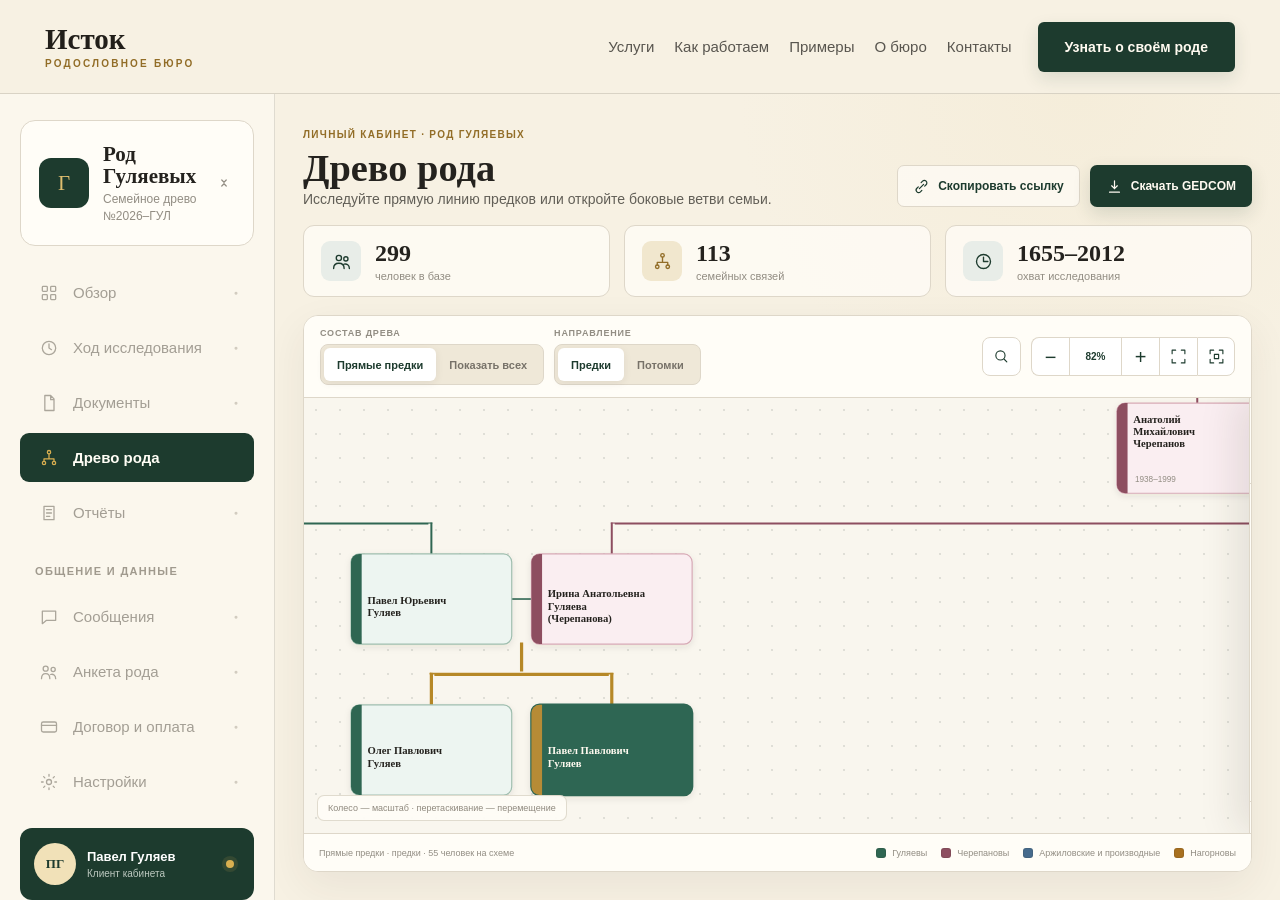
<file: index.html>
<!doctype html>
<html lang="ru">
<head>
  <meta charset="utf-8">
  <meta name="viewport" content="width=device-width, initial-scale=1">
  <meta name="robots" content="noindex,nofollow,noarchive">
  <title>Родословие Гуляевых — бюро «Исток»</title>
  <meta http-equiv="refresh" content="0; url=./drevo/gulyaevy-2026/">
</head>
<body>
  <p><a href="./drevo/gulyaevy-2026/">Открыть родословие Гуляевых</a></p>
</body>
</html>
</file>
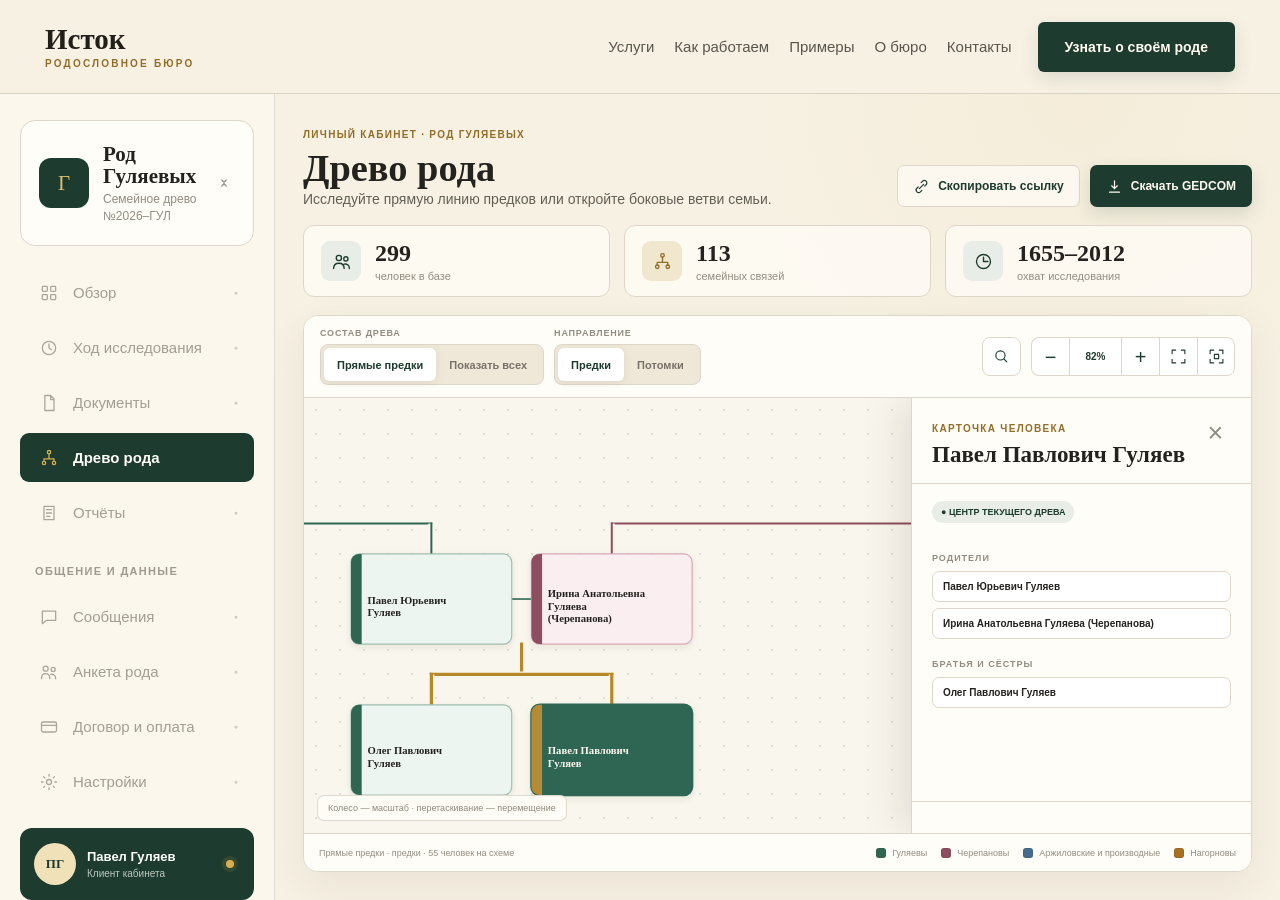
<file: drevo/gulyaevy-2026/index.html>
<!doctype html>
<html lang="ru">
<head>
  <meta charset="utf-8">
  <meta name="viewport" content="width=device-width, initial-scale=1">
  <meta name="robots" content="noindex,nofollow,noarchive">
  <meta name="referrer" content="no-referrer">
  <title>Древо рода Гуляевых — кабинет «Исток»</title>
  <meta name="description" content="Интерактивное родословное древо семьи Гуляевых в личном кабинете родословного бюро «Исток».">
  <link rel="stylesheet" href="../../gulyaevy-tree.css?v=27">
</head>
<body>
  <header class="site-header">
    <button class="mobile-menu" id="openSidebar" type="button" aria-label="Открыть меню"><svg viewBox="0 0 24 24" aria-hidden="true"><path d="M4 7h16M4 12h16M4 17h16"/></svg></button>
    <a class="brand" href="../../" aria-label="Исток — на главную">
      <span><b>Исток</b><small>Родословное бюро</small></span>
    </a>
    <nav class="site-nav" aria-label="Основная навигация"><a href="../../#services">Услуги</a><a href="../../#process">Как работаем</a><a href="../../#examples">Примеры</a><a href="../../#about">О бюро</a><a href="../../#contacts">Контакты</a></nav>
    <div class="header-contact"><b>+7 922 008-97-61</b><span>Пн–Сб, 10:00–20:00</span></div>
    <a class="header-cta" href="../../#contact">Узнать о своём роде</a>
  </header>

  <div class="cabinet-shell">
    <div class="sidebar-backdrop" id="sidebarBackdrop"></div>
    <aside class="cabinet-sidebar" id="cabinetSidebar">
      <button class="sidebar-close" id="closeSidebar" type="button" aria-label="Закрыть меню">×</button>
      <div class="project-card">
        <div class="project-avatar">Г</div>
        <div><strong>Род<br>Гуляевых</strong><span>Семейное древо</span><small>№2026–ГУЛ</small></div>
        <svg viewBox="0 0 24 24" aria-hidden="true"><path d="m9 8 3 3 3-3M9 16l3-3 3 3"/></svg>
      </div>
      <nav class="cabinet-nav" aria-label="Разделы личного кабинета">
        <button class="locked-nav" type="button" aria-disabled="true" data-locked><span class="nav-icon"><svg viewBox="0 0 24 24" aria-hidden="true"><rect x="4" y="4" width="6" height="6" rx="1"/><rect x="14" y="4" width="6" height="6" rx="1"/><rect x="4" y="14" width="6" height="6" rx="1"/><rect x="14" y="14" width="6" height="6" rx="1"/></svg></span>Обзор<span class="lock">●</span></button>
        <button class="locked-nav" type="button" aria-disabled="true" data-locked><span class="nav-icon"><svg viewBox="0 0 24 24" aria-hidden="true"><circle cx="12" cy="12" r="8"/><path d="M12 7v5l3 2"/></svg></span>Ход исследования<span class="lock">●</span></button>
        <button class="locked-nav" type="button" aria-disabled="true" data-locked><span class="nav-icon"><svg viewBox="0 0 24 24" aria-hidden="true"><path d="M7 3h7l4 4v14H7zM14 3v5h4"/></svg></span>Документы<span class="lock">●</span></button>
        <button class="active" type="button"><span class="nav-icon tree-icon"><svg viewBox="0 0 24 24" aria-hidden="true"><circle cx="12" cy="5" r="2"/><circle cx="6" cy="18" r="2"/><circle cx="18" cy="18" r="2"/><path d="M12 7v5M6 16v-3h12v3"/></svg></span>Древо рода</button>
        <button class="locked-nav" type="button" aria-disabled="true" data-locked><span class="nav-icon"><svg viewBox="0 0 24 24" aria-hidden="true"><path d="M6 4h12v16H6zM9 8h6M9 12h6M9 16h4"/></svg></span>Отчёты<span class="lock">●</span></button>
        <p class="nav-heading">Общение и данные</p>
        <button class="locked-nav" type="button" aria-disabled="true" data-locked><span class="nav-icon"><svg viewBox="0 0 24 24" aria-hidden="true"><path d="M4 5h16v11H9l-5 4z"/></svg></span>Сообщения<span class="lock">●</span></button>
        <button class="locked-nav" type="button" aria-disabled="true" data-locked><span class="nav-icon"><svg viewBox="0 0 24 24" aria-hidden="true"><circle cx="8" cy="8" r="3"/><circle cx="17" cy="9" r="2.5"/><path d="M3 20c0-4 2-6 5-6s5 2 5 6M14 15c3-1 6 1 6 5"/></svg></span>Анкета рода<span class="lock">●</span></button>
        <button class="locked-nav" type="button" aria-disabled="true" data-locked><span class="nav-icon"><svg viewBox="0 0 24 24" aria-hidden="true"><rect x="3" y="6" width="18" height="12" rx="2"/><path d="M3 10h18"/></svg></span>Договор и оплата<span class="lock">●</span></button>
        <button class="locked-nav" type="button" aria-disabled="true" data-locked><span class="nav-icon"><svg viewBox="0 0 24 24" aria-hidden="true"><circle cx="12" cy="12" r="3"/><path d="M12 3v2M12 19v2M3 12h2M19 12h2M5.6 5.6 7 7M17 17l1.4 1.4M18.4 5.6 17 7M7 17l-1.4 1.4"/></svg></span>Настройки<span class="lock">●</span></button>
      </nav>
      <div class="client-card"><div class="client-avatar">ПГ</div><div><strong>Павел Гуляев</strong><span>Клиент кабинета</span></div><span class="online-dot" title="Доступ активен"></span></div>
    </aside>

    <main class="cabinet-main">
      <section class="page-heading">
        <div><span class="eyebrow">Личный кабинет · Род Гуляевых</span><h1>Древо рода</h1><p id="pageHelp">Исследуйте прямую линию предков или откройте боковые ветви семьи.</p></div>
        <div class="heading-actions">
          <button class="action-button secondary" id="copyLink" type="button"><svg viewBox="0 0 24 24" aria-hidden="true"><path d="M9 15l6-6M7.5 12.5l-2 2a3.5 3.5 0 0 0 5 5l2-2M16.5 11.5l2-2a3.5 3.5 0 0 0-5-5l-2 2"/></svg>Скопировать ссылку</button>
          <a class="action-button primary" href="../../data/gulyaevy.ged" download><svg viewBox="0 0 24 24" aria-hidden="true"><path d="M12 4v11m0 0-4-4m4 4 4-4M5 20h14"/></svg>Скачать GEDCOM</a>
        </div>
      </section>

      <section class="summary-row" aria-label="Сведения о древе">
        <div class="summary-card"><span class="summary-icon people"><svg viewBox="0 0 24 24" aria-hidden="true"><circle cx="9" cy="8" r="3"/><circle cx="17" cy="9" r="2.4"/><path d="M3 20c0-4 2.4-6 6-6s6 2 6 6M15 15c3-.7 6 1 6 5"/></svg></span><div><strong id="peopleCount">—</strong><span>человек в базе</span></div></div>
        <div class="summary-card"><span class="summary-icon families"><svg viewBox="0 0 24 24" aria-hidden="true"><circle cx="12" cy="5" r="2"/><circle cx="6" cy="18" r="2"/><circle cx="18" cy="18" r="2"/><path d="M12 7v5M6 16v-3h12v3"/></svg></span><div><strong id="familiesCount">—</strong><span>семейных связей</span></div></div>
        <div class="summary-card"><span class="summary-icon years"><svg viewBox="0 0 24 24" aria-hidden="true"><circle cx="12" cy="12" r="8"/><path d="M12 7v5h5"/></svg></span><div><strong id="yearsRange">—</strong><span>охват исследования</span></div></div>
      </section>

      <section class="tree-card" id="treeCard" aria-label="Интерактивное древо рода Гуляевых">
        <div class="tree-controls">
          <div class="control-group scope-group"><span class="control-label">Состав древа</span><div class="segmented" aria-label="Состав древа"><button class="active" id="scopeDirect" data-scope="direct" type="button">Прямые предки</button><button id="scopeAll" data-scope="all" type="button">Показать всех</button></div></div>
          <div class="control-group direction-group"><span class="control-label">Направление</span><div class="segmented" aria-label="Направление древа"><button class="active" data-direction="ancestors" type="button">Предки</button><button data-direction="descendants" type="button">Потомки</button></div></div>
          <div class="toolbar-spacer"></div>
          <div class="tree-shortcuts"><button class="tool-button branch-toggle" id="branchToggle" type="button" aria-label="Открыть список ветвей" aria-expanded="false" hidden><svg viewBox="0 0 24 24" aria-hidden="true"><circle cx="12" cy="5" r="2"/><circle cx="6" cy="18" r="2"/><path d="M12 7v5M6 16v-3h12v3"/></svg><span>Ветви <b id="branchCount">9</b></span></button>
          <div class="search-wrap">
            <button class="tool-button search-toggle" id="searchToggle" type="button" aria-label="Найти человека" aria-expanded="false"><svg viewBox="0 0 24 24" aria-hidden="true"><circle cx="10.5" cy="10.5" r="6.5"/><path d="m15.5 15.5 4 4"/></svg><span>Найти человека</span></button>
            <div class="search-panel" id="searchPanel" hidden><label><svg viewBox="0 0 24 24" aria-hidden="true"><circle cx="10.5" cy="10.5" r="6.5"/><path d="m15.5 15.5 4 4"/></svg><input id="personSearch" type="search" placeholder="Имя или фамилия" autocomplete="off"></label><div class="search-meta" id="searchMeta">Загрузка данных…</div><div class="people-list" id="peopleList" role="listbox" aria-label="Люди в родословной"></div></div>
          </div></div>
          <div class="zoom-tools" aria-label="Масштаб дерева">
            <button class="icon-button" id="zoomOut" type="button" aria-label="Уменьшить" title="Уменьшить">−</button><button class="zoom-value" id="zoomValue" type="button" title="Вернуть масштаб 100%">100%</button><button class="icon-button" id="zoomIn" type="button" aria-label="Увеличить" title="Увеличить">+</button>
            <button class="icon-button" id="fitTree" type="button" aria-label="Показать древо целиком" title="Показать древо целиком"><svg viewBox="0 0 24 24" aria-hidden="true"><path d="M8 3H3v5M16 3h5v5M8 21H3v-5M16 21h5v-5"/></svg></button>
            <button class="icon-button" id="fullScreen" type="button" aria-label="Во весь экран" title="Во весь экран"><svg viewBox="0 0 24 24" aria-hidden="true"><path d="M8 3H3v5M16 3h5v5M8 21H3v-5M16 21h5v-5"/><path d="M9 9h6v6H9z"/></svg></button>
          </div>
        </div>

        <div class="tree-stage" id="treeStage">
          <div class="relation-badge" id="relationBadge" hidden></div>
          <aside class="branch-panel" id="branchPanel" aria-label="Ветви родословной" hidden><div class="branch-panel-head"><div><strong>Ветви родословной</strong><small>Откройте ветвь и выберите человека из <span id="branchTotal">299</span></small></div><button id="closeBranches" type="button" aria-label="Закрыть список ветвей">×</button></div><div class="branch-list" id="branchList"></div><p>Между отдельными ветвями в GEDCOM пока не указана связь.</p></aside>
          <div class="stage-tip" id="stageTip"><span class="desktop-tip"><b>Колесо</b> — масштаб · <b>перетаскивание</b> — перемещение</span><span class="mobile-tip"><b>Двигайте пальцем</b> · масштабируйте двумя пальцами</span></div>
          <div class="state-card" id="loadingState"><span class="spinner"></span><b>Собираем родословную</b><small>Читаем связи из GEDCOM</small></div>
          <div class="state-card error" id="errorState" hidden><b>Древо не загрузилось</b><small id="errorText">Обновите страницу или попробуйте позже.</small></div>
          <svg id="treeSvg" role="img" aria-label="Схема родственных связей" tabindex="0" hidden><g id="treeViewport"><g id="treeEdges"></g><g id="treeNodes"></g></g></svg>
          <aside class="person-drawer" id="personDrawer" aria-label="Карточка человека"><header><div><span class="eyebrow">Карточка человека</span><h2 id="detailName">—</h2></div><button class="drawer-close" id="closeDetails" type="button" aria-label="Закрыть карточку">×</button></header><div class="person-details" id="personDetails"></div><footer><button class="action-button primary full" id="makeRoot" type="button">Строить древо от этого человека</button></footer></aside>
        </div>

        <div class="tree-statusbar"><p id="viewSummary">Прямая линия · предки</p><div class="legend" aria-label="Цвета родов"><span><i class="clan-dot gulyaev"></i>Гуляевы</span><span><i class="clan-dot cherepanov"></i>Черепановы</span><span><i class="clan-dot arzhilovsky"></i>Аржиловские и производные</span><span><i class="clan-dot nagornov"></i>Нагорновы</span></div></div>
      </section>
    </main>
  </div>

  <div class="toast" id="toast" role="status" aria-live="polite"></div>
  <dialog id="shareDialog" class="share-dialog"><form method="dialog"><button class="dialog-close" aria-label="Закрыть">×</button><span class="eyebrow">Ссылка на выбранное древо</span><h2>Скопируйте адрес</h2><p>Выделите ссылку и скопируйте её вручную.</p><input id="shareInput" readonly><button class="action-button primary" value="close">Готово</button></form></dialog>
  <script src="../../vendor/dagre.min.js" defer></script>
  <script src="../../gulyaevy-tree.js?v=44" defer></script>
</body>
</html>
</file>
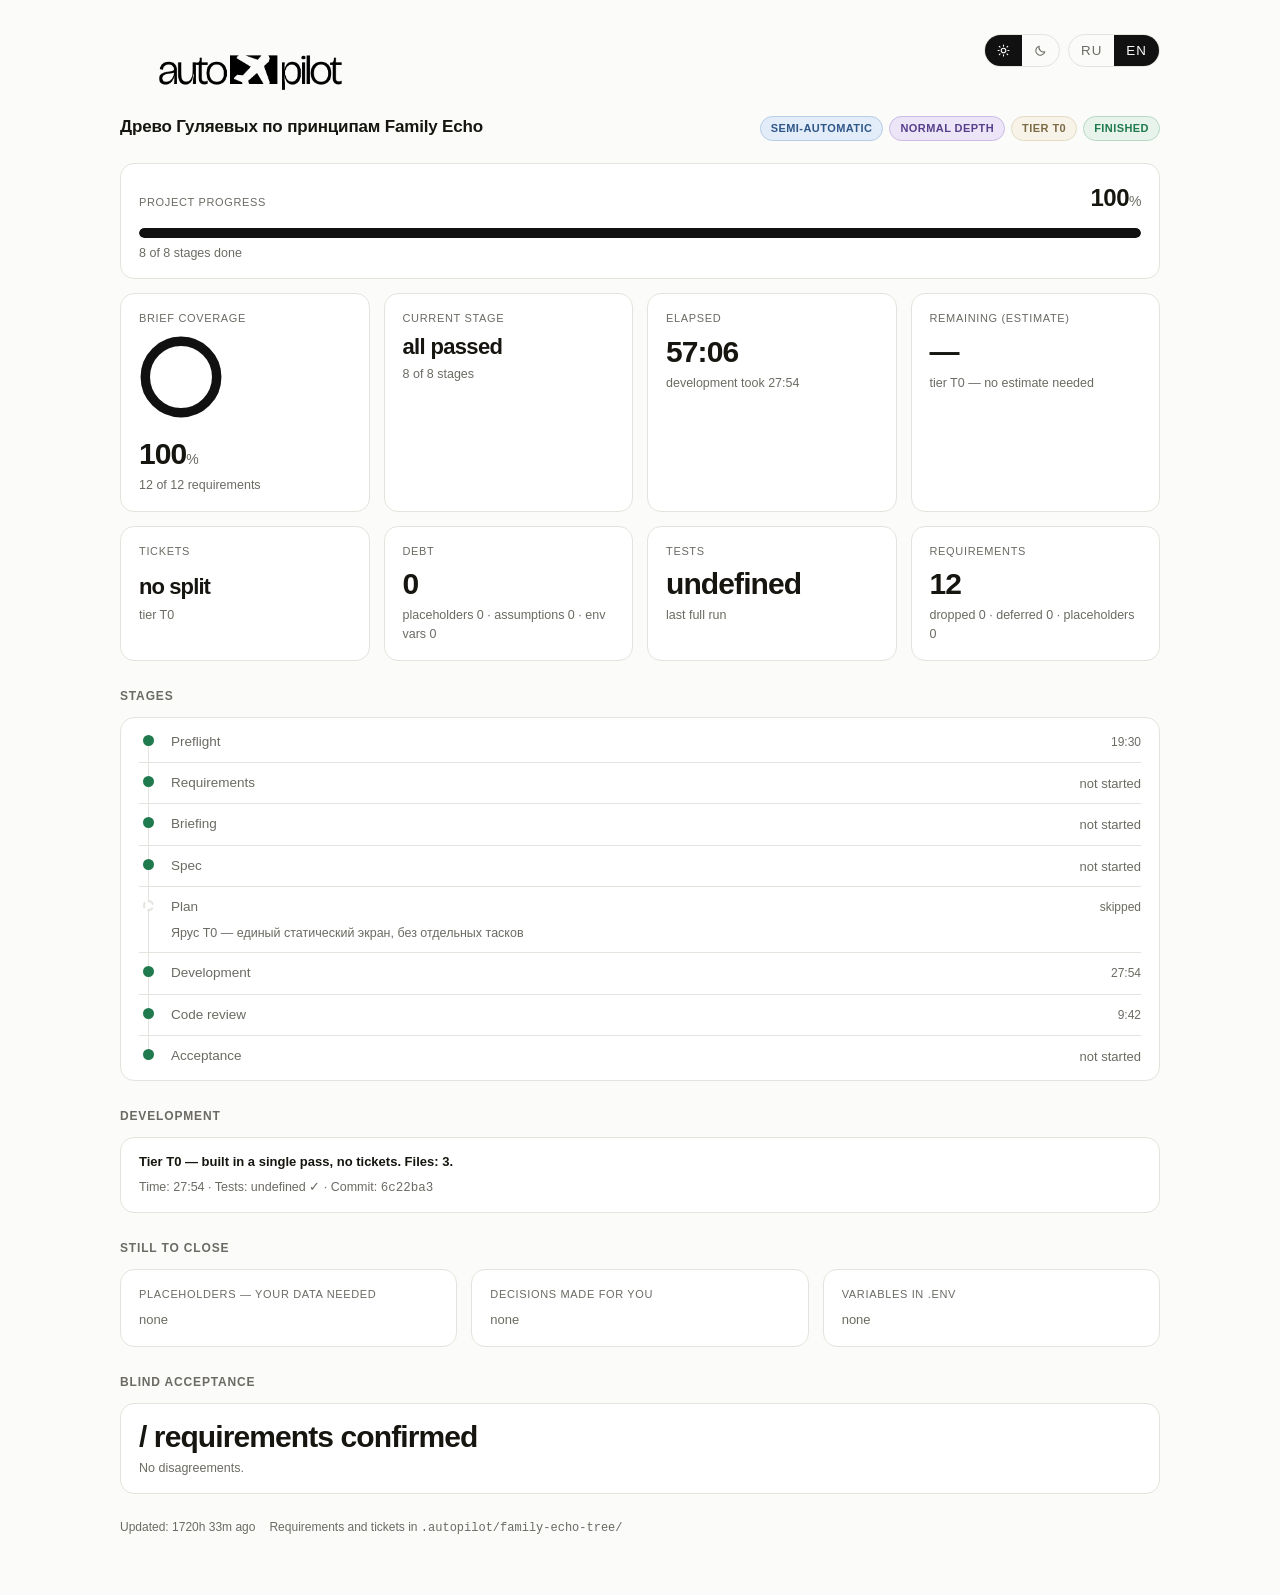
<file: .autopilot/dashboard.html>
<!doctype html>
<html lang="ru">
<head>
<meta charset="utf-8">
<meta name="viewport" content="width=device-width, initial-scale=1">
<title>autopilot</title>
<style>
  :root, :root[data-theme="light"]{
    --bg:#fbfbfa; --panel:#fff; --ink:#16150f; --dim:#6b6a63; --line:#e4e3dd;
    --accent:#111; --ok:#1f7a4d; --warn:#a8700a; --bad:#b3352b; --ghost:#eeede8;
    --radius:14px; --logo-light:block; --logo-dark:none; --glow:rgba(168,112,10,.38);
  }
  @media (prefers-color-scheme:dark){
    :root:not([data-theme]){
      --bg:#141412; --panel:#1c1c19; --ink:#f2f1ea; --dim:#918f86; --line:#2e2e29;
      --accent:#f2f1ea; --ok:#4bbd84; --warn:#d9a341; --bad:#e0685c; --ghost:#262622;
      --glow:rgba(217,163,65,.45);
      --logo-light:none; --logo-dark:block;
    }
  }
  :root[data-theme="dark"]{
    --bg:#141412; --panel:#1c1c19; --ink:#f2f1ea; --dim:#918f86; --line:#2e2e29;
    --accent:#f2f1ea; --ok:#4bbd84; --warn:#d9a341; --bad:#e0685c; --ghost:#262622;
    --logo-light:none; --logo-dark:block;
  }
  *{box-sizing:border-box}
  body{margin:0;background:var(--bg);color:var(--ink);
    font:15px/1.5 ui-sans-serif,-apple-system,"Segoe UI",Roboto,"Helvetica Neue",sans-serif;
    -webkit-font-smoothing:antialiased;padding:34px 20px 60px}
  .wrap{max-width:1040px;margin:0 auto;min-width:0}
  /* wrap на .top: в узкой панели переключатели уходят на вторую строку, а не за край */
  .top{display:flex;align-items:flex-start;gap:16px;margin-bottom:8px;flex-wrap:wrap}
  .logo{height:clamp(44px,7vw,72px);width:auto;max-width:64vw}
  .logo.l{display:var(--logo-light)} .logo.d{display:var(--logo-dark)}
  .segs{margin-left:auto;display:flex;gap:8px;flex:0 0 auto}
  .seg{display:flex;border:1px solid var(--line);border-radius:999px;overflow:hidden}
  .seg button{appearance:none;border:0;background:transparent;color:var(--dim);cursor:pointer;
    font:600 11px/1 inherit;letter-spacing:.08em;padding:8px 12px;display:flex;align-items:center}
  .seg button:hover{color:var(--ink)}
  .seg button[aria-pressed="true"]{background:var(--accent);color:var(--bg)}
  .seg svg{width:13px;height:13px;display:block}
  header{display:flex;flex-wrap:wrap;gap:12px;align-items:baseline;margin-bottom:22px}
  h1{font-size:17px;font-weight:600;margin:0;letter-spacing:-.01em}
  .badges{margin-left:auto;display:flex;gap:6px;flex-wrap:wrap}
  .badge{font-size:11px;letter-spacing:.04em;text-transform:uppercase;font-weight:600;
    border:1px solid var(--bd,var(--line));border-radius:999px;padding:3px 10px;
    color:var(--fg,var(--dim));background:var(--bbg,transparent)}
  /* режим — синяя семья, насыщенность растёт с автономией */
  .b-mode-1{--bbg:#eff4fb;--bd:#cfdcef;--fg:#4a6d9e}
  .b-mode-2{--bbg:#e3ecf9;--bd:#b6cce8;--fg:#2f5688}
  .b-mode-3{--bbg:#d6e3f6;--bd:#9dbbe0;--fg:#1f4374}
  /* глубина — фиолетовая семья */
  .b-depth-1{--bbg:#f4f0fa;--bd:#ddd2ee;--fg:#6b559b}
  .b-depth-2{--bbg:#ece5f7;--bd:#cbbbe6;--fg:#573f8b}
  .b-depth-3{--bbg:#e2d8f3;--bd:#b8a3dd;--fg:#452f78}
  /* ярус — охра, насыщенность растёт с объёмом работы */
  .b-tier-0{--bbg:#f7f3e8;--bd:#e5dbc3;--fg:#7d6b45}
  .b-tier-1{--bbg:#f3ecdb;--bd:#dbcda9;--fg:#6e5c34}
  .b-tier-2{--bbg:#eee4cb;--bd:#cfbc8d;--fg:#5f4d26}
  .b-tier-3{--bbg:#e8dbb9;--bd:#c2ab72;--fg:#50401b}
  .b-done{--bbg:#e8f3ec;--bd:#b6d9c4;--fg:#1f7a4d}
  @media (prefers-color-scheme:dark){
    :root:not([data-theme]) .b-mode-1{--bbg:#1a2333;--bd:#2a3a52;--fg:#9cbbe6}
    :root:not([data-theme]) .b-mode-2{--bbg:#1c2942;--bd:#31466a;--fg:#aecbf2}
    :root:not([data-theme]) .b-mode-3{--bbg:#1f2f4f;--bd:#3a5482;--fg:#c0d8fb}
    :root:not([data-theme]) .b-depth-1{--bbg:#221d32;--bd:#372e4f;--fg:#b8a6e0}
    :root:not([data-theme]) .b-depth-2{--bbg:#26203b;--bd:#40345c;--fg:#c5b3ec}
    :root:not([data-theme]) .b-depth-3{--bbg:#2b2346;--bd:#4b3b6c;--fg:#d3c2f7}
    :root:not([data-theme]) .b-tier-0{--bbg:#26221a;--bd:#3b3527;--fg:#cbb98d}
    :root:not([data-theme]) .b-tier-1{--bbg:#2a2519;--bd:#443b26;--fg:#d6c393}
    :root:not([data-theme]) .b-tier-2{--bbg:#2f2917;--bd:#4e4227;--fg:#e2cd97}
    :root:not([data-theme]) .b-tier-3{--bbg:#352d16;--bd:#58492a;--fg:#edd79c}
    :root:not([data-theme]) .b-done{--bbg:#16281f;--bd:#26432f;--fg:#4bbd84}
  }
  :root[data-theme="dark"] .b-mode-1{--bbg:#1a2333;--bd:#2a3a52;--fg:#9cbbe6}
  :root[data-theme="dark"] .b-mode-2{--bbg:#1c2942;--bd:#31466a;--fg:#aecbf2}
  :root[data-theme="dark"] .b-mode-3{--bbg:#1f2f4f;--bd:#3a5482;--fg:#c0d8fb}
  :root[data-theme="dark"] .b-depth-1{--bbg:#221d32;--bd:#372e4f;--fg:#b8a6e0}
  :root[data-theme="dark"] .b-depth-2{--bbg:#26203b;--bd:#40345c;--fg:#c5b3ec}
  :root[data-theme="dark"] .b-depth-3{--bbg:#2b2346;--bd:#4b3b6c;--fg:#d3c2f7}
  :root[data-theme="dark"] .b-tier-0{--bbg:#26221a;--bd:#3b3527;--fg:#cbb98d}
  :root[data-theme="dark"] .b-tier-1{--bbg:#2a2519;--bd:#443b26;--fg:#d6c393}
  :root[data-theme="dark"] .b-tier-2{--bbg:#2f2917;--bd:#4e4227;--fg:#e2cd97}
  :root[data-theme="dark"] .b-tier-3{--bbg:#352d16;--bd:#58492a;--fg:#edd79c}
  :root[data-theme="dark"] .b-done{--bbg:#16281f;--bd:#26432f;--fg:#4bbd84}
  /* minmax(min(Npx,100%)): в колонке уже 200px карточка сжимается, а не вылезает за край */
  .grid{display:grid;gap:14px;grid-template-columns:repeat(auto-fit,minmax(min(200px,100%),1fr));margin-bottom:14px}
  /* ряды показателей: четыре карточки в строку держатся дольше, чем списки долга */
  .grid.m{grid-template-columns:repeat(auto-fit,minmax(min(168px,100%),1fr))}
  .card{background:var(--panel);border:1px solid var(--line);border-radius:var(--radius);padding:16px 18px;min-width:0}
  .k{font-size:11px;letter-spacing:.06em;text-transform:uppercase;color:var(--dim);margin-bottom:8px}
  /* длинное значение («1 ч 05 мин … 2 ч 10 мин», «Спецификация») переносится, а не режется */
  .v{font-size:30px;font-weight:650;letter-spacing:-.03em;line-height:1.1;font-variant-numeric:tabular-nums;
    overflow-wrap:anywhere}
  .v.stage{font-size:clamp(17px,4.4vw,22px)}
  .v small{font-size:14px;font-weight:500;color:var(--dim);letter-spacing:0}
  .sub{font-size:12.5px;color:var(--dim);margin-top:6px;overflow-wrap:anywhere}
  .hero{display:flex;gap:18px;align-items:center;flex-wrap:wrap}
  .hero>div{min-width:0}
  .ring{flex:0 0 84px}
  .bar{height:6px;background:var(--ghost);border-radius:99px;overflow:hidden;margin-top:10px}
  .bar i{display:block;height:100%;background:var(--accent);border-radius:99px;transition:width .3s ease}
  .bar.lg{height:10px;margin-top:12px}
  /* общий прогресс: этапы по весам, внутри разработки — доля готовых тасков */
  .overall{background:var(--panel);border:1px solid var(--line);border-radius:var(--radius);
    padding:16px 18px;margin-bottom:14px}
  .overall-head{display:flex;justify-content:space-between;align-items:baseline;gap:10px;
    font-size:11px;letter-spacing:.06em;text-transform:uppercase;color:var(--dim)}
  .overall-head b{font-size:24px;font-weight:650;letter-spacing:-.02em;text-transform:none;
    color:var(--ink);font-variant-numeric:tabular-nums}
  .overall-head b small{font-size:14px;font-weight:500;color:var(--dim)}
  h2{font-size:12px;letter-spacing:.07em;text-transform:uppercase;color:var(--dim);
    margin:26px 0 12px;font-weight:600}
  .tl{background:var(--panel);border:1px solid var(--line);border-radius:var(--radius);padding:16px 18px;min-width:0}
  /* сводка по таскам — ответ на «где разработка» до того, как всматриваешься в полосы */
  .tlsum{display:flex;gap:8px;flex-wrap:wrap;margin-bottom:12px}
  .chip{font-size:11.5px;letter-spacing:.03em;border:1px solid var(--line);border-radius:999px;
    padding:3px 10px;color:var(--dim);font-variant-numeric:tabular-nums}
  .chip.ok{border-color:var(--ok);color:var(--ok)}
  .chip.run{border-color:var(--warn);color:var(--warn)}
  .chip.bad{border-color:var(--bad);color:var(--bad)}
  .tlnow{font-size:13px;margin:-4px 0 12px;overflow-wrap:anywhere}
  .tlnow .lbl{color:var(--dim)}
  .tlnow b{font-weight:650;font-variant-numeric:tabular-nums}
  .tlnow .nowclock{color:var(--warn);font-variant-numeric:tabular-nums}
  .wave{font-size:11px;letter-spacing:.06em;text-transform:uppercase;color:var(--dim);margin:14px 0 8px}
  .wave:first-child{margin-top:0}
  /* minmax(0,1fr), а не 1fr: у 1fr пол — min-content, и длинное имя таска раздвигает сетку шире экрана */
  .row{display:grid;grid-template-columns:26px minmax(0,1fr) 56px;gap:10px;align-items:center;margin-bottom:6px;font-size:13px}
  .row b{font-weight:600;font-variant-numeric:tabular-nums;color:var(--dim)}
  .row.now b{color:var(--ink)}
  .track{background:var(--ghost);border-radius:6px;height:22px;position:relative;overflow:hidden;min-width:0}
  .fill{position:absolute;inset:0 auto 0 0;border-radius:6px;display:flex;align-items:center;
    padding:0 8px;white-space:nowrap;font-size:12px;color:#fff;overflow:hidden}
  /* ждущий таск — пустой контур, а не залитая дорожка: плашка теперь во всю
     ширину, и без этого «ждёт» выглядело бы как ещё одно состояние заливки */
  .row.wait .track{background:transparent;border:1px dashed var(--line)}
  .fill.pend{background:transparent;border:0;color:var(--dim)}
  /* «в работе» должно читаться как живое, а не как исчезающее: раньше плашка
     гасла до opacity .3 вместе с названием таска. Теперь дышит свечение вокруг
     дорожки и яркость плашки, текст остаётся читаемым всё время. */
  .row.now .track{animation:trackGlow 1.9s ease-in-out infinite}
  /* блик бежит по плашке идущего таска — движение без ложного процента */
  .fill.active::after{content:'';position:absolute;inset:0;
    background:linear-gradient(90deg,transparent 0,rgba(255,255,255,.30) 50%,transparent 100%);
    transform:translateX(-100%);animation:sheen 1.9s ease-in-out infinite}
  .mins{text-align:right;font-variant-numeric:tabular-nums;color:var(--dim);font-size:12px}
  /* этапы — вертикальная лента с рельсом */
  .stages{background:var(--panel);border:1px solid var(--line);border-radius:var(--radius);padding:4px 18px;min-width:0}
  .st{display:grid;grid-template-columns:20px minmax(0,1fr) auto;gap:12px;align-items:start;
    padding:10px 0;border-bottom:1px solid var(--line)}
  .st:last-child{border-bottom:0}
  .st .rail{position:relative;align-self:stretch;min-height:18px}
  .st .rail::before{content:"";position:absolute;left:9px;top:-10px;bottom:-10px;width:1px;background:var(--line)}
  .st:first-child .rail::before{top:9px}
  .st:last-child .rail::before{bottom:calc(100% - 9px)}
  .st .rail i{position:absolute;left:4px;top:3px;width:11px;height:11px;border-radius:99px;
    box-sizing:border-box;border:2px solid var(--line);background:var(--panel)}
  .st.done .rail i{background:var(--ok);border-color:var(--ok)}
  .st.active .rail i{background:var(--warn);border-color:var(--warn);animation:pulse 1.6s ease-in-out infinite}
  .st.failed .rail i{background:var(--bad);border-color:var(--bad)}
  .st.skipped .rail i{border-style:dashed;background:var(--panel)}
  .st>div{min-width:0}
  .st .nm{font-size:13.5px;overflow-wrap:anywhere}
  .st.active .nm{font-weight:650}
  .st.done .nm,.st.skipped .nm{color:var(--dim)}
  .st .mins{padding-top:1px}
  @keyframes trackGlow{
    0%,100%{box-shadow:0 0 0 0 var(--glow)}
    50%{box-shadow:0 0 0 4px transparent}
  }
  @keyframes sheen{to{transform:translateX(100%)}}
  /* у кого выключена анимация в системе — просто статичная подсветка */
  @media (prefers-reduced-motion:reduce){
    .row.now .track{animation:none;box-shadow:0 0 0 3px var(--glow)}
    .fill.active::after{animation:none;background:none}
  }
  .note{background:var(--panel);border:1px solid var(--line);border-radius:var(--radius);
    padding:14px 18px;font-size:13px;color:var(--dim)}
  .note b{color:var(--ink);font-weight:600}
  .stale{color:var(--warn)}
  table{width:100%;border-collapse:collapse;font-size:13px;background:var(--panel);
    border:1px solid var(--line);border-radius:var(--radius);overflow:hidden}
  th{text-align:left;font-size:11px;letter-spacing:.05em;text-transform:uppercase;color:var(--dim);
    font-weight:600;padding:10px 12px;border-bottom:1px solid var(--line)}
  td{padding:10px 12px;border-bottom:1px solid var(--line);vertical-align:top}
  tr:last-child td{border-bottom:0}
  .dot{display:inline-block;width:7px;height:7px;border-radius:99px;margin-right:7px;vertical-align:1px}
  .tag{display:inline-block;font-size:11px;border:1px solid var(--line);border-radius:5px;
    padding:1px 5px;margin:0 3px 3px 0;color:var(--dim);font-variant-numeric:tabular-nums}
  ul.debt{margin:0;padding-left:18px}
  ul.debt li{margin-bottom:4px;font-size:13px}
  .empty{color:var(--dim);font-size:13px}
  footer{margin-top:24px;font-size:12px;color:var(--dim);display:flex;gap:14px;flex-wrap:wrap}
  footer code{overflow-wrap:anywhere}
  .scroll{overflow-x:auto}
  /* таблица тасков скроллится внутри своей рамки, а не сминает семь колонок в кашу */
  .scroll table{min-width:560px}
  /* узкая раскладка: встроенная панель IDE, боковая колонка, телефон */
  @media (max-width:460px){
    body{padding:20px 12px 44px}
    .top{gap:10px}
    header{gap:8px;margin-bottom:16px}
    h1{font-size:15px}
    h2{margin:20px 0 10px}
    .card,.overall,.tl,.note{padding:13px 14px}
    .stages{padding:2px 14px}
    .v{font-size:25px}
    .overall-head b{font-size:21px}
    .ring{flex:0 0 68px;width:68px;height:68px}
    .hero{gap:12px}
    .row{grid-template-columns:24px 1fr 48px;gap:8px}
    .st{grid-template-columns:18px 1fr auto;gap:9px}
    .badges{margin-left:0}
    .segs{margin-left:0}
    /* семь колонок в узкую панель не влезают ни при каком min-width, поэтому здесь
       таблица перестаёт требовать ширину, а второстепенные колонки уходят:
       требования, повторы и коммит есть в файлах, а «что и сколько идёт» — нет */
    .scroll table{min-width:0}
    th:nth-child(3),td:nth-child(3),
    th:nth-child(5),td:nth-child(5),
    th:nth-child(7),td:nth-child(7){display:none}
    /* переносится только название таска: заголовки и числа рвать по буквам нельзя */
    th,td{padding:9px 8px;white-space:nowrap}
    td:nth-child(2){white-space:normal;overflow-wrap:anywhere}
  }
</style>
</head>
<body>
<div class="wrap" id="app"></div>

<script>
const STATE = {   "slug": "family-echo-tree",   "title": "Древо Гуляевых по принципам Family Echo",   "mode": "semi",   "depth": "normal",   "tier": "T0",   "briefFile": "2026-09-24-brief.md",   "memoryFile": "AGENTS.md",   "startedAt": "2026-09-24T10:36:11Z",   "updatedAt": "2026-09-24T11:33:17Z",   "finishedAt": "2026-09-24T11:33:17Z",   "stages": [     {       "id": "preflight",       "status": "done",       "startedAt": "2026-09-24T10:36:11Z",       "finishedAt": "2026-09-24T10:55:41Z"     },     {       "id": "manifest",       "status": "done",       "finishedAt": "2026-09-24T10:55:41Z"     },     {       "id": "briefing",       "status": "done",       "finishedAt": "2026-09-24T10:55:41Z"     },     {       "id": "spec",       "status": "done",       "finishedAt": "2026-09-24T10:55:41Z"     },     {       "id": "plan",       "status": "skipped",       "note": "Ярус T0 — единый статический экран, без отдельных тасков"     },     {       "id": "build",       "status": "done",       "startedAt": "2026-09-24T10:55:41Z",       "finishedAt": "2026-09-24T11:23:35Z"     },     {       "id": "review",       "status": "done",       "startedAt": "2026-09-24T11:23:35Z",       "finishedAt": "2026-09-24T11:33:17Z"     },     {       "id": "final",       "status": "done",       "finishedAt": "2026-09-24T11:33:17Z"     }   ],   "requirements": {     "total": 12,     "done": 12,     "inTicket": 0,     "inSpec": 0,     "placeholder": 0,     "deferred": 0,     "dropped": 0   },   "tickets": [],   "singlePass": {     "files": [       "gulyaevy-tree.js",       "gulyaevy-tree.css",       "drevo/gulyaevy-2026/index.html"     ],     "tests": [       "node --check: passed",       "браузер: 299 уникальных людей, 113 семейных схем, имена без переполнения, 0 пересечений на проверенных ветвях"     ],     "commit": "6c22ba3, f33a1a1",     "startedAt": "2026-09-24T10:55:41Z",     "finishedAt": "2026-09-24T11:23:35Z"   },   "tests": {     "syntax": "node --check gulyaevy-tree.js: passed",     "public": "GitHub Pages: 200, 299 unique people, 113 family sheets",     "geometry": "0 line crossings in checked ancestor and descendant branches",     "labels": "0 overflowing names among 408 rendered cards",     "mobile": "Responsive CSS updated; physical phone unavailable"   },   "debt": {     "placeholders": [],     "assumptions": [],     "emptyEnv": []   },   "additions": [],   "blind": {     "result": "completed",     "independentPartial": [       "R02: line geometry",       "R09: cards and names",       "R10: desktop/mobile visual"     ],     "reason": "Independent checker lacked interactive browser",     "adjudication": "Main agent verified geometry, card clicks and name bounds in interactive browser; physical mobile device remains unverified",     "file": ".autopilot/family-echo-tree/acceptance.md"   } };
</script>

<script>
const MODE_CLS  = {manual:'b-mode-1', semi:'b-mode-2', full:'b-mode-3'};
const DEPTH_CLS = {strict:'b-depth-1', normal:'b-depth-2', deep:'b-depth-3'};
const TIER_CLS  = {T0:'b-tier-0', T1:'b-tier-1', T2:'b-tier-2', T3:'b-tier-3'};

// Полный цикл сборки. state.json может прислать меньше — недостающие показываем как pending.
const STAGE_IDS = ['preflight','manifest','briefing','spec','plan','build','review','final'];

const RELOAD_MS = 10000;

const SUN  = '<svg viewBox="0 0 24 24" fill="none" stroke="currentColor" stroke-width="2" stroke-linecap="round"><circle cx="12" cy="12" r="4.2"/><path d="M12 2v2M12 20v2M4.2 4.2l1.4 1.4M18.4 18.4l1.4 1.4M2 12h2M20 12h2M4.2 19.8l1.4-1.4M18.4 5.6l1.4-1.4"/></svg>';
const MOON = '<svg viewBox="0 0 24 24" fill="none" stroke="currentColor" stroke-width="2" stroke-linecap="round" stroke-linejoin="round"><path d="M20 14.5A8.5 8.5 0 0 1 9.5 4a8.5 8.5 0 1 0 10.5 10.5z"/></svg>';
const SYNC = '<svg viewBox="0 0 24 24" fill="none" stroke="currentColor" stroke-width="2" stroke-linecap="round" stroke-linejoin="round"><path d="M21 12a9 9 0 1 1-2.64-6.36"/><path d="M21 3v6h-6"/></svg>';

const systemDark = () => {
  try { return matchMedia('(prefers-color-scheme: dark)').matches; } catch(e) { return false; }
};
const storedTheme = () => {
  try { return localStorage.getItem('autopilot-theme'); } catch(e) { return null; }
};
// Явный выбор пользователя перевешивает системную тему; до первого клика — системная.
function effectiveTheme(){
  return storedTheme() || (systemDark() ? 'dark' : 'light');
}
function applyTheme(t){
  if (t) document.documentElement.setAttribute('data-theme', t);
  else document.documentElement.removeAttribute('data-theme');
}

const LOGO_LIGHT = "[data-uri]";
const LOGO_DARK  = "[data-uri]";

const plural = (n, one, few, many) => {
  const a = Math.abs(n) % 10, b = Math.abs(n) % 100;
  if (a === 1 && b !== 11) return one;
  if (a >= 2 && a <= 4 && (b < 12 || b > 14)) return few;
  return many;
};

const I18N = {
  ru:{lang:"ru",coverage:"Покрытие брифа",ofReq:(a,b)=>`${a} из ${b} требований`,
    overall:"Прогресс проекта",overallStages:(a,b)=>`${a} из ${b} этапов пройдено`,
    overallTickets:(a,b)=>`${a} из ${b} тасков`,
    tickets:"Таски",ticketsDone:p=>`${p}% готово`,retries:n=>` · ${n} повтор.`,
    elapsed:"Прошло времени",median:m=>`медиана на таск — ${m} мин`,tooEarly:"рано считать",
    left:"Осталось (оценка)",needTwo:"нужно 2+ готовых таска",
    critpath:n=>`критический путь: ${n} ${plural(n,'таск','таска','тасков')} в цепочке`,
    stagesTitle:"Этапы",stage:"Этап сейчас",stageOf:(a,b)=>`${a} из ${b} этапов`,
    stages:{preflight:"Подготовка",manifest:"Требования",briefing:"Брифинг",spec:"Спецификация",
      plan:"План",build:"Разработка",review:"Код-ревью",final:"Приёмка"},
    skipped:"пропущен",notStarted:"не начат",allDone:"всё пройдено",
    noTicketsTier:"без разбивки",notCut:"таски ещё не нарезаны",
    t0note:(n)=>`Ярус T0 — собрано за один заход, без разбивки на таски.${n?' '+n:''}`,
    t0files:n=>`Файлов: ${n}.`,noEta:"ярус T0 — оценка не нужна",wrapUp:"таски готовы, идёт приёмка",
    auto:"Автообновление",autoOn:"Автообновление включено",autoOff:"Автообновление выключено",
    agoSec:s=>`${s} сек назад`,agoMin:m=>`${m} мин назад`,agoHr:(h,m)=>`${h} ч ${m} мин назад`,
    debt:"Долг",debtSub:(a,b,c)=>`заглушки ${a} · допущения ${b} · переменные ${c}`,
    tests:"Тесты",testsSub:"после последнего таска",testsSubOne:"последний полный прогон",failed:n=>`${n} упало`,
    buildTook:d=>`разработка заняла ${d}`,
    reqs:"Требования",reqsSub:(d,f,p)=>`снято ${d} · отложено ${f} · заглушки ${p}`,
    progress:"Ход сборки",
    wave:(n,c)=>c>1?`Волна ${n} — ${c} ${plural(c,'таск','таска','тасков')} параллельно`:`Волна ${n}`,
    chipDone:n=>`готово ${n}`,chipRun:n=>`в работе ${n}`,chipWait:n=>`ждут ${n}`,chipFailed:n=>`упало ${n}`,
    nowLbl:"Сейчас:",nowIdle:"Ни один таск не запущен.",
    noTickets:"Тасков пока нет — идёт подготовка.",
    tblTickets:"Таски",thN:"#",thTitle:"Таск",thReq:"Требования",thTime:"Время",thRetry:"Повт.",
    thTests:"Тесты",thCommit:"Коммит",tblEmpty:"пока пусто",
    toClose:"Что осталось закрыть",placeholders:"Заглушки — нужны твои данные",
    assumptions:"Решения, принятые за тебя",envVars:"Переменные в .env",
    additions:"Добавлено сверх заказанного",none:"пусто",
    blind:"Слепая приёмка",blindOk:"Расхождений нет.",blindBad:"Расхождения:",
    blindV:(m,c)=>`${m} / ${c} требований подтверждено`,
    updated:"Обновлено",filesIn:"Требования и таски — в",
    modes:{full:"полный автомат",semi:"полуавтомат",manual:"ручной"},
    depths:{strict:"строго по брифу",normal:"обычная глубина",deep:"максимальная глубина"},
    tier:t=>`ярус ${t}`,finished:"завершено",min:"мин",hr:"ч",m:"м",
    langLabel:"Язык",themeLabel:"Тема",themeLight:"Светлая тема",themeDark:"Тёмная тема"},
  en:{lang:"en",coverage:"Brief coverage",ofReq:(a,b)=>`${a} of ${b} requirements`,
    overall:"Project progress",overallStages:(a,b)=>`${a} of ${b} stages done`,
    overallTickets:(a,b)=>`${a} of ${b} tickets`,
    tickets:"Tickets",ticketsDone:p=>`${p}% done`,retries:n=>` · ${n} retries`,
    elapsed:"Elapsed",median:m=>`median per ticket — ${m} min`,tooEarly:"too early to tell",
    left:"Remaining (estimate)",critpath:n=>`critical path: ${n} tickets deep`,needTwo:"needs 2+ finished tickets",
    stagesTitle:"Stages",stage:"Current stage",stageOf:(a,b)=>`${a} of ${b} stages`,
    stages:{preflight:"Preflight",manifest:"Requirements",briefing:"Briefing",spec:"Spec",
      plan:"Plan",build:"Development",review:"Code review",final:"Acceptance"},
    skipped:"skipped",notStarted:"not started",allDone:"all passed",
    noTicketsTier:"no split",notCut:"tickets not cut yet",
    t0note:(n)=>`Tier T0 — built in a single pass, no tickets.${n?' '+n:''}`,
    t0files:n=>`Files: ${n}.`,noEta:"tier T0 — no estimate needed",wrapUp:"tickets done, acceptance running",
    auto:"Auto-refresh",autoOn:"Auto-refresh on",autoOff:"Auto-refresh off",
    agoSec:s=>`${s}s ago`,agoMin:m=>`${m} min ago`,agoHr:(h,m)=>`${h}h ${m}m ago`,
    debt:"Debt",debtSub:(a,b,c)=>`placeholders ${a} · assumptions ${b} · env vars ${c}`,
    tests:"Tests",testsSub:"after the last ticket",testsSubOne:"last full run",failed:n=>`${n} failed`,
    buildTook:d=>`development took ${d}`,
    reqs:"Requirements",reqsSub:(d,f,p)=>`dropped ${d} · deferred ${f} · placeholders ${p}`,
    progress:"Build progress",
    wave:(n,c)=>c>1?`Wave ${n} — ${c} tickets in parallel`:`Wave ${n}`,
    chipDone:n=>`${n} done`,chipRun:n=>`${n} running`,chipWait:n=>`${n} waiting`,chipFailed:n=>`${n} failed`,
    nowLbl:"Now:",nowIdle:"No ticket is running.",
    noTickets:"No tickets yet — still preparing.",
    tblTickets:"Tickets",thN:"#",thTitle:"Ticket",thReq:"Requirements",thTime:"Time",thRetry:"Retry",
    thTests:"Tests",thCommit:"Commit",tblEmpty:"empty so far",
    toClose:"Still to close",placeholders:"Placeholders — your data needed",
    assumptions:"Decisions made for you",envVars:"Variables in .env",
    additions:"Added beyond the brief",none:"none",
    blind:"Blind acceptance",blindOk:"No disagreements.",blindBad:"Disagreements:",
    blindV:(m,c)=>`${m} / ${c} requirements confirmed`,
    updated:"Updated",filesIn:"Requirements and tickets in",
    modes:{full:"fully automatic",semi:"semi-automatic",manual:"manual"},
    depths:{strict:"strictly as written",normal:"normal depth",deep:"maximum depth"},
    tier:t=>`tier ${t}`,finished:"finished",min:"min",hr:"h",m:"m",
    langLabel:"Language",themeLabel:"Theme",themeLight:"Light theme",themeDark:"Dark theme"}
};

let CUR = I18N.ru;                 // язык, на котором сейчас отрисовано — нужен тикающим таймерам
let autoOn = true;
try { autoOn = (localStorage.getItem('autopilot-auto') || 'on') !== 'off'; } catch(e) {}
let reloadT = null;

// ——— живые таймеры ———————————————————————————————————————————————
// Всё время считается из меток state.json. Незакрытый интервал тикает от текущего момента.
const spanMs = (from, to) => {
  const a = from ? new Date(from).getTime() : NaN;
  if (isNaN(a)) return null;
  const b = to ? new Date(to).getTime() : Date.now();
  return Math.max(0, b - a);
};
const fmtClock = ms => {
  if (ms == null) return '—';
  const s = Math.floor(ms/1000), h = Math.floor(s/3600), m = Math.floor((s%3600)/60), ss = s%60;
  const p = n => String(n).padStart(2,'0');
  return h ? `${h}:${p(m)}:${p(ss)}` : `${m}:${p(ss)}`;
};
// Открытый интервал получает data-live — его каждую секунду обновляет tick().
function timerHTML(from, to){
  const ms = spanMs(from, to);
  if (ms == null) return '—';
  return to ? `<span>${fmtClock(ms)}</span>`
            : `<span data-live data-from="${from}">${fmtClock(ms)}</span>`;
}
function agoText(iso){
  const ms = spanMs(iso, null);
  if (ms == null) return '—';
  const s = Math.floor(ms/1000);
  if (s < 60) return CUR.agoSec(s);
  const m = Math.floor(s/60);
  return m < 60 ? CUR.agoMin(m) : CUR.agoHr(Math.floor(m/60), m%60);
}
function tick(){
  document.querySelectorAll('[data-live][data-from]').forEach(el => {
    el.textContent = fmtClock(spanMs(el.dataset.from, null));
  });
  document.querySelectorAll('[data-ago]').forEach(el => {
    el.textContent = agoText(el.dataset.ago);
    // Пять минут без обновления при незавершённой сборке — повод присмотреться.
    el.classList.toggle('stale', !STATE.finishedAt && spanMs(el.dataset.ago, null) > 300000);
  });
}

// ——— автообновление ——————————————————————————————————————————————
// STATE вшит в файл, поэтому свежие цифры приходят только с перезагрузкой страницы.
// Видимость НЕ проверяем: встроенные панели (Claude Desktop, IDE-вьюверы) держат
// document.hidden === true всё время, хотя пользователь смотрит именно туда.
// Перезагрузка локального файла стоит почти ничего и фокус не забирает.
function scheduleReload(){
  clearTimeout(reloadT);
  if (!autoOn || STATE.finishedAt) return;
  reloadT = setTimeout(() => location.reload(), RELOAD_MS);
}

// Позицию чтения сохраняем на любой уход со страницы: и на своей перезагрузке,
// и когда страницу переоткрывает агент (внутри панели self-reload не работает).
const saveScroll = () => {
  try { sessionStorage.setItem('autopilot-scroll', String(window.scrollY)); } catch(e) {}
};
window.addEventListener('pagehide', saveScroll);
window.addEventListener('beforeunload', saveScroll);

function render(lang){
  const L = I18N[lang] || I18N.ru;
  CUR = L;
  const S = STATE, T = S.tickets || [], R = S.requirements || {};
  const esc = s => String(s == null ? '' : s).replace(/[&<>"]/g, c => ({'&':'&amp;','<':'&lt;','>':'&gt;','"':'&quot;'}[c]));
  const done = T.filter(t => t.status === 'done');
  const running = T.filter(t => t.status === 'in-progress');
  const failedT = T.filter(t => t.status === 'failed');
  const waiting = T.length - done.length - running.length - failedT.length;
  const live = Math.max(0, (R.total || 0) - (R.dropped || 0));

  const mins = t => (t.startedAt && t.finishedAt)
    ? Math.max(1, Math.round((new Date(t.finishedAt) - new Date(t.startedAt)) / 60000)) : null;
  const durations = done.map(mins).filter(Boolean).sort((a,b) => a-b);
  const median = durations.length ? durations[Math.floor(durations.length/2)] : null;
  const fmtDur = m => m == null ? '—'
    : m < 60 ? m + ' ' + L.min : Math.floor(m/60) + ' ' + L.hr + ' ' + String(m%60).padStart(2,'0') + ' ' + L.min;

  const byId = Object.fromEntries(T.map(t => [t.id, t]));
  const memo = {};
  function depth(id, seen){
    const t = byId[id];
    if (!t || t.status === 'done') return 0;
    if (memo[id] != null) return memo[id];
    if (seen.has(id)) return 1;
    seen.add(id);
    const d = 1 + Math.max(0, ...(t.blockedBy || []).map(b => depth(b, seen)));
    seen.delete(id);
    return memo[id] = d;
  }
  const cp = Math.max(0, ...T.map(t => depth(t.id, new Set())));

  // Оценка считается в минутах по цепочке, а не «медиана × длина цепочки»: иначе
  // таск, который идёт двадцать седьмую минуту, стоит в оценке как не начатый,
  // и на последнем почти доделанном таске экран пишет «21 … 39 мин».
  const memoMin = {};
  const leftFor = t => {
    if (!t || t.status === 'done') return 0;
    const full = median || 10;
    if (t.status === 'in-progress' && t.startedAt) {
      const elapsed = (spanMs(t.startedAt, null) || 0) / 60000;
      return Math.max(1, full - elapsed);          // уже идёт — осталось меньше
    }
    return full;
  };
  function chainMin(id, seen){
    const t = byId[id];
    if (!t || t.status === 'done') return 0;
    if (memoMin[id] != null) return memoMin[id];
    if (seen.has(id)) return leftFor(t);
    seen.add(id);
    const d = leftFor(t) + Math.max(0, ...(t.blockedBy || []).map(b => chainMin(b, seen)));
    seen.delete(id);
    return memoMin[id] = d;
  }
  const cpMin = Math.max(0, ...T.map(t => chainMin(t.id, new Set())));
  const eta = (median && cpMin > 0)
    ? [Math.max(1, Math.round(cpMin*0.75)), Math.max(2, Math.round(cpMin*1.4))] : null;

  // Этапы: канонический порядок, поверх него — то, что прислал state.json.
  const given = Array.isArray(S.stages) ? S.stages.filter(Boolean) : [];
  const stages = STAGE_IDS.map(id => given.find(s => s.id === id) || {id, status:'pending'})
    .concat(given.filter(s => !STAGE_IDS.includes(s.id)));
  const stName = s => L.stages[s.id] || s.id;
  const activeStage = stages.find(s => s.status === 'active');
  const curStage = activeStage || stages.find(s => s.status !== 'done' && s.status !== 'skipped');
  const stageNo = curStage ? stages.indexOf(curStage) + 1 : stages.length;
  const t0 = String(S.tier).toUpperCase() === 'T0';
  const buildStage = stages.find(s => s.id === 'build');
  const buildMs = buildStage && buildStage.startedAt && buildStage.finishedAt
    ? spanMs(buildStage.startedAt, buildStage.finishedAt) : null;

  // Прогресс проекта целиком. Веса — это доли времени, а не «этап = 1/8»: разработка идёт
  // часами, подготовка минуты. Внутри разработки шкала дробится по готовым таскам, поэтому
  // она ползёт с каждым таском, а не стоит на месте полдня и потом прыгает.
  const STAGE_WEIGHT = {preflight:1, manifest:1, briefing:1, spec:2, plan:1, build:6, review:2, final:1};
  const stageFrac = s => {
    if (s.status === 'done' || s.status === 'skipped') return 1;
    if (s.status !== 'active') return 0;                      // pending и failed — ноль
    if (s.id === 'build' && T.length) return Math.max(0.05, done.length / T.length);
    return 0.5;
  };
  const totalW = stages.reduce((a,s) => a + (STAGE_WEIGHT[s.id] ?? 1), 0);
  const overallPct = totalW
    ? Math.round(stages.reduce((a,s) => a + (STAGE_WEIGHT[s.id] ?? 1) * stageFrac(s), 0) / totalW * 100) : 0;
  const stagesDone = stages.filter(s => s.status === 'done' || s.status === 'skipped').length;

  const coverage = live ? Math.round((R.done||0)/live*100) : 0;
  const ticketPct = T.length ? Math.round(done.length/T.length*100) : 0;
  const retries = T.reduce((s,t) => s + (t.retries||0), 0);
  const last = done[done.length-1];
  // Полный прогон, если он записан; иначе — тесты последнего захода: таска или T0-сборки.
  const tests = S.tests || (last && last.tests) || (S.singlePass && S.singlePass.tests) || null;
  const debtN = (S.debt?.placeholders?.length||0) + (S.debt?.assumptions?.length||0) + (S.debt?.emptyEnv?.length||0);

  const ring = pct => {
    const r = 34, c = 2*Math.PI*r;
    return `<svg class="ring" viewBox="0 0 80 80" width="84" height="84" aria-hidden="true">
      <circle cx="40" cy="40" r="${r}" fill="none" stroke="var(--ghost)" stroke-width="9"/>
      <circle cx="40" cy="40" r="${r}" fill="none" stroke="var(--accent)" stroke-width="9"
        stroke-linecap="round" stroke-dasharray="${c}" stroke-dashoffset="${c*(1-pct/100)}"
        transform="rotate(-90 40 40)"/></svg>`;
  };
  const statusColor = s => s === 'done' ? 'var(--ok)' : s === 'failed' ? 'var(--bad)'
    : s === 'in-progress' ? 'var(--warn)' : 'var(--line)';

  const waves = [...new Set(T.map(t => t.wave ?? 1))].sort((a,b) => a-b);
  // Полоса показывает СОСТОЯНИЕ, а не долю. Раньше её ширина была длительностью
  // относительно самого долгого таска — и готовый таск на 19 из 28 минут выглядел
  // «сделанным на 68%». Горизонтальная заливка в списке задач читается как прогресс
  // всегда, поэтому: готов — целиком, идёт — целиком со светом и бликом, ждёт —
  // пустой пунктир. Длительность живёт цифрой справа, где её и читают.
  const timeline = T.length ? waves.map(w => {
    const inWave = T.filter(t => (t.wave ?? 1) === w)
      .sort((a,b) => String(a.id).localeCompare(String(b.id), undefined, {numeric:true}));
    const rows = inWave.map(t => {
      const active = t.status === 'in-progress', pend = t.status === 'pending';
      // у не начатого таска часов нет: «0:00» читается как «идёт и стоит на месте»
      const clock = (t.startedAt && !pend) ? timerHTML(t.startedAt, t.finishedAt) : '—';
      return `<div class="row${active?' now':''}${pend?' wait':''}"><b>${esc(t.id)}</b>
        <div class="track"><div class="fill${pend?' pend':''}${active?' active':''}"
          style="width:100%${pend?'':';background:'+statusColor(t.status)}">${esc(t.title)}</div></div>
        <div class="mins">${clock}</div></div>`;
    }).join('');
    return `<div class="wave">${L.wave(w, inWave.length)}</div>${rows}`;
  }).join('') : `<div class="empty">${L.noTickets}</div>`;

  const tlSum = T.length ? `<div class="tlsum">
      <span class="chip ok">${L.chipDone(done.length)}</span>
      <span class="chip run">${L.chipRun(running.length)}</span>
      <span class="chip">${L.chipWait(Math.max(0, waiting))}</span>
      ${failedT.length ? `<span class="chip bad">${L.chipFailed(failedT.length)}</span>` : ''}
    </div>` : '';
  const tlNow = !T.length ? '' : running.length
    ? `<div class="tlnow"><span class="lbl">${L.nowLbl}</span> ` + running.map(t =>
        `<b>${esc(t.id)}</b> ${esc(t.title)} <span class="nowclock">${
          t.startedAt ? timerHTML(t.startedAt, null) : '—'}</span>`).join(' · ') + '</div>'
    : (S.finishedAt || done.length === T.length ? '' : `<div class="tlnow lbl">${L.nowIdle}</div>`);

  // Лента этапов — она же ответ на «где мы сейчас», когда тасков нет вовсе.
  const stageRows = stages.map(s => {
    const dur = s.status === 'skipped' ? L.skipped
      : s.startedAt ? timerHTML(s.startedAt, s.finishedAt)
      : `<span class="empty">${L.notStarted}</span>`;
    return `<div class="st ${esc(s.status || 'pending')}">
      <div class="rail"><i></i></div>
      <div><div class="nm">${esc(stName(s))}</div>${s.note ? `<div class="sub">${esc(s.note)}</div>` : ''}</div>
      <div class="mins">${dur}</div></div>`;
  }).join('');

  const list = arr => arr && arr.length
    ? '<ul class="debt">' + arr.map(x => `<li>${esc(x)}</li>`).join('') + '</ul>'
    : `<div class="empty">${L.none}</div>`;

  const rows = T.map(t => `<tr>
    <td><b>${esc(t.id)}</b></td>
    <td><span class="dot" style="background:${statusColor(t.status)}"></span>${esc(t.title)}
      ${t.concerns?.length ? `<div class="sub">${esc(t.concerns.join('; '))}</div>` : ''}</td>
    <td>${(t.requirements||[]).map(r => `<span class="tag">${esc(r)}</span>`).join('') || '<span class="empty">—</span>'}</td>
    <td class="mins">${t.startedAt ? timerHTML(t.startedAt, t.finishedAt) : '—'}</td>
    <td class="mins">${t.retries ? t.retries : ''}</td>
    <td class="mins">${t.tests ? (t.tests.failed ? `<span style="color:var(--bad)">${t.tests.failed} ✗</span>` : t.tests.passed + ' ✓') : '—'}</td>
    <td class="mins">${t.commit ? `<code>${esc(t.commit).slice(0,7)}</code>` : '—'}</td>
  </tr>`).join('');

  // Ярус T0: тасков нет по замыслу — вместо пустой таблицы показываем сам заход.
  const sp = S.singlePass || null;
  const t0block = `<div class="note"><b>${L.t0note(sp?.files?.length ? L.t0files(sp.files.length) : '')}</b>
    <div class="sub" style="margin-top:6px">
      ${sp?.startedAt ? `${L.thTime}: ${timerHTML(sp.startedAt, sp.finishedAt)} · ` : ''}
      ${sp?.tests ? `${L.thTests}: ${sp.tests.failed ? `<span style="color:var(--bad)">${sp.tests.failed} ✗</span>` : sp.tests.passed + ' ✓'} · ` : ''}
      ${sp?.commit ? `${L.thCommit}: <code>${esc(sp.commit).slice(0,7)}</code>` : ''}
    </div></div>`;
  const worklog = T.length
    ? `<h2>${L.progress}</h2><div class="tl">${tlSum}${tlNow}${timeline}</div>
       <h2>${L.tblTickets}</h2>
       <div class="scroll"><table>
         <thead><tr><th>${L.thN}</th><th>${L.thTitle}</th><th>${L.thReq}</th><th>${L.thTime}</th>
           <th>${L.thRetry}</th><th>${L.thTests}</th><th>${L.thCommit}</th></tr></thead>
         <tbody>${rows}</tbody>
       </table></div>`
    : (t0 || sp) ? `<h2>${L.stages.build}</h2>${t0block}` : '';

  const blind = S.blind ? `<h2>${L.blind}</h2><div class="card">
      <div class="v">${L.blindV(esc(S.blind.matched), esc(S.blind.checked))}</div>
      ${S.blind.mismatches?.length ? `<div class="sub">${L.blindBad}</div>${list(S.blind.mismatches)}`
        : `<div class="sub">${L.blindOk}</div>`}</div>` : '';

  document.documentElement.lang = L.lang;
  document.getElementById('app').innerHTML = `
  <div class="top">
    <img class="logo l" src="${LOGO_LIGHT}" alt="autopilot">
    <img class="logo d" src="${LOGO_DARK}" alt="autopilot">
    <div class="segs">
      ${S.finishedAt ? '' : `<div class="seg" role="group" aria-label="${L.auto}">
        <button type="button" data-auto title="${autoOn ? L.autoOn : L.autoOff}"
          aria-label="${L.auto}" aria-pressed="${autoOn}">${SYNC}</button>
      </div>`}
      <div class="seg" role="group" aria-label="${L.themeLabel}">
        <button type="button" data-theme="light" title="${L.themeLight}" aria-label="${L.themeLight}"
          aria-pressed="${effectiveTheme()==='light'}">${SUN}</button>
        <button type="button" data-theme="dark" title="${L.themeDark}" aria-label="${L.themeDark}"
          aria-pressed="${effectiveTheme()==='dark'}">${MOON}</button>
      </div>
      <div class="seg" role="group" aria-label="${L.langLabel}">
        <button type="button" data-lang="ru" aria-pressed="${L.lang==='ru'}">RU</button>
        <button type="button" data-lang="en" aria-pressed="${L.lang==='en'}">EN</button>
      </div>
    </div>
  </div>

  <header>
    <h1>${esc(S.title)}</h1>
    <div class="badges">
      <span class="badge ${MODE_CLS[S.mode]||''}">${esc(L.modes[S.mode] || S.mode)}</span>
      <span class="badge ${DEPTH_CLS[S.depth]||''}">${esc(L.depths[S.depth] || S.depth || '')}</span>
      <span class="badge ${TIER_CLS[String(S.tier).toUpperCase()]||''}">${L.tier(esc(S.tier))}</span>
      ${S.finishedAt ? `<span class="badge b-done">${L.finished}</span>` : ''}
    </div>
  </header>

  <div class="overall">
    <div class="overall-head"><span>${L.overall}</span><b>${overallPct}<small>%</small></b></div>
    <div class="bar lg"><i style="width:${overallPct}%"></i></div>
    <div class="sub">${L.overallStages(stagesDone, stages.length)}${
      T.length ? ' · ' + L.overallTickets(done.length, T.length) : ''}</div>
  </div>

  <div class="grid m">
    <div class="card"><div class="k">${L.coverage}</div>
      <div class="hero">${ring(coverage)}
        <div><div class="v">${coverage}<small>%</small></div>
        <div class="sub">${L.ofReq(R.done||0, live)}</div></div></div>
    </div>
    <div class="card"><div class="k">${L.stage}</div>
      <div class="v stage">${esc(curStage ? stName(curStage) : L.allDone)}</div>
      <div class="sub">${L.stageOf(stageNo, stages.length)}${
        activeStage?.startedAt ? ' · ' + timerHTML(activeStage.startedAt, null) : ''}</div>
    </div>
    <div class="card"><div class="k">${L.elapsed}</div>
      <div class="v">${S.startedAt ? timerHTML(S.startedAt, S.finishedAt) : '—'}</div>
      <div class="sub">${median ? L.median(median) : (buildMs != null ? L.buildTook(fmtClock(buildMs)) : L.tooEarly)}</div>
    </div>
    <div class="card"><div class="k">${L.left}</div>
      <div class="v">${eta ? fmtDur(eta[0]) : '—'}${eta ? `<small> … ${fmtDur(eta[1])}</small>` : ''}</div>
      <div class="sub">${eta ? L.critpath(cp)
        : (t0 ? L.noEta : (T.length && done.length === T.length ? L.wrapUp : L.needTwo))}</div>
    </div>
  </div>

  <div class="grid m">
    <div class="card"><div class="k">${L.tickets}</div>
      <div class="v">${T.length ? `${done.length}<small> / ${T.length}</small>`
        : t0 ? `<span style="font-size:22px">${L.noTicketsTier}</span>` : '—'}</div>
      ${T.length ? `<div class="bar"><i style="width:${ticketPct}%"></i></div>
      <div class="sub">${L.ticketsDone(ticketPct)}${running.length ? ' · ' + L.chipRun(running.length) : ''}${
        retries ? L.retries(retries) : ''}</div>`
        : `<div class="sub">${t0 ? L.tier(esc(S.tier)) : L.notCut}</div>`}
    </div>
    <div class="card"><div class="k">${L.debt}</div>
      <div class="v">${debtN}</div>
      <div class="sub">${L.debtSub(S.debt?.placeholders?.length||0, S.debt?.assumptions?.length||0, S.debt?.emptyEnv?.length||0)}</div>
    </div>
    <div class="card"><div class="k">${L.tests}</div>
      <div class="v">${tests ? tests.passed : '—'}${tests && tests.failed ? `<small style="color:var(--bad)"> · ${L.failed(tests.failed)}</small>` : ''}</div>
      <div class="sub">${T.length ? L.testsSub : L.testsSubOne}</div>
    </div>
    <div class="card"><div class="k">${L.reqs}</div>
      <div class="v">${R.total||0}</div>
      <div class="sub">${L.reqsSub(R.dropped||0, R.deferred||0, R.placeholder||0)}</div>
    </div>
  </div>

  <h2>${L.stagesTitle}</h2>
  <div class="stages">${stageRows}</div>

  ${worklog}

  <h2>${L.toClose}</h2>
  <div class="grid">
    <div class="card"><div class="k">${L.placeholders}</div>${list(S.debt?.placeholders)}</div>
    <div class="card"><div class="k">${L.assumptions}</div>${list(S.debt?.assumptions)}</div>
    <div class="card"><div class="k">${L.envVars}</div>${list(S.debt?.emptyEnv)}</div>
    ${S.additions?.length ? `<div class="card"><div class="k">${L.additions}</div>${list(S.additions)}</div>` : ''}
  </div>

  ${blind}

  <footer>
    <span>${L.updated}: <span data-ago="${esc(S.updatedAt || '')}"
      title="${S.updatedAt ? esc(new Date(S.updatedAt).toLocaleString(L.lang==='en'?'en-GB':'ru-RU')) : ''}"
      >${S.updatedAt ? agoText(S.updatedAt) : '—'}</span></span>
    <span>${L.filesIn} <code>.autopilot/${esc(S.slug)}/</code></span>
  </footer>`;

  document.querySelectorAll('.seg button[data-lang]').forEach(b =>
    b.addEventListener('click', () => {
      try { localStorage.setItem('autopilot-lang', b.dataset.lang); } catch(e) {}
      render(b.dataset.lang);
    }));

  document.querySelectorAll('.seg button[data-theme]').forEach(b =>
    b.addEventListener('click', () => {
      const t = b.dataset.theme;
      try { localStorage.setItem('autopilot-theme', t); } catch(e) {}
      applyTheme(t);
      document.querySelectorAll('.seg button[data-theme]').forEach(x =>
        x.setAttribute('aria-pressed', String(x.dataset.theme === t)));
    }));

  document.querySelectorAll('.seg button[data-auto]').forEach(b =>
    b.addEventListener('click', () => {
      autoOn = !autoOn;
      try { localStorage.setItem('autopilot-auto', autoOn ? 'on' : 'off'); } catch(e) {}
      b.setAttribute('aria-pressed', String(autoOn));
      b.title = autoOn ? L.autoOn : L.autoOff;
      scheduleReload();
    }));

  tick();
  scheduleReload();
}

let savedLang = 'ru';
try { savedLang = localStorage.getItem('autopilot-lang')
  || ((navigator.language || '').startsWith('ru') ? 'ru' : 'en'); } catch(e) {}

applyTheme(storedTheme());
render(I18N[savedLang] ? savedLang : 'ru');

// Секундная стрелка для всех незакрытых интервалов и для «обновлено N назад».
setInterval(tick, 1000);

// Автообновление перезагружает страницу — возвращаем пользователя туда, где он читал.
try {
  const y = sessionStorage.getItem('autopilot-scroll');
  if (y !== null) { window.scrollTo(0, Number(y) || 0); sessionStorage.removeItem('autopilot-scroll'); }
} catch(e) {}
document.addEventListener('visibilitychange', () => { if (!document.hidden) { tick(); scheduleReload(); } });

// Пока пользователь не выбрал тему явно, дашборд следует за системной.
try {
  matchMedia('(prefers-color-scheme: dark)').addEventListener('change', () => {
    if (storedTheme()) return;
    document.querySelectorAll('.seg button[data-theme]').forEach(x =>
      x.setAttribute('aria-pressed', String(x.dataset.theme === effectiveTheme())));
  });
} catch(e) {}
</script>
</body>
</html>
</file>
<file: gulyaevy-tree.css>
:root {
  --green: #1d3b2e;
  --green-2: #294b3b;
  --green-soft: #e8ede8;
  --gold: #b68b36;
  --gold-dark: #926d27;
  --gold-soft: #f1e7ce;
  --paper: #f7f1e3;
  --paper-2: #efe8d8;
  --card: #fffdf7;
  --ink: #24221e;
  --text: #625f57;
  --muted: #928d83;
  --line: #ded7c9;
  --shadow: 0 18px 50px rgba(47, 42, 31, .11);
  --serif: Georgia, "Times New Roman", serif;
  --sans: Inter, Manrope, -apple-system, BlinkMacSystemFont, "Segoe UI", sans-serif;
}

* { box-sizing: border-box; }
[hidden] { display: none !important; }
html, body { width: 100%; min-width: 320px; margin: 0; }
body { min-height: 100vh; overflow: hidden; color: var(--ink); background: var(--paper); font-family: var(--sans); }
button, input, select { font: inherit; }
button, a { -webkit-tap-highlight-color: transparent; }
a { color: inherit; }
svg { display: block; }

.site-header {
  position: relative;
  z-index: 50;
  height: 94px;
  display: flex;
  align-items: center;
  gap: clamp(22px, 3vw, 52px);
  padding: 0 clamp(24px, 5vw, 105px);
  border-bottom: 1px solid rgba(96, 90, 77, .2);
  background: rgba(247, 241, 227, .96);
}
.brand { flex: 0 0 auto; display: inline-flex; align-items: center; text-decoration: none; }
.brand b { display: block; color: #221f1a; font: 600 29px/1 var(--serif); }
.brand small { display: block; margin-top: 4px; color: var(--gold-dark); font-size: 10px; font-weight: 700; letter-spacing: .22em; text-transform: uppercase; }
.site-nav { display: flex; align-items: center; gap: clamp(18px, 2.3vw, 34px); margin-left: auto; }
.site-nav a { color: #59564f; text-decoration: none; font-size: 15px; font-weight: 500; white-space: nowrap; transition: color .18s; }
.site-nav a:hover { color: var(--green); }
.header-contact { min-width: 150px; display: grid; gap: 6px; white-space: nowrap; }
.header-contact b { font-size: 15px; }
.header-contact span { color: var(--muted); font-size: 12px; }
.header-cta { min-height: 50px; display: inline-flex; align-items: center; justify-content: center; padding: 0 27px; border-radius: 6px; color: #fffaf0; background: var(--green); box-shadow: 0 7px 17px rgba(29,59,46,.13); text-decoration: none; font-size: 14px; font-weight: 700; white-space: nowrap; }
.mobile-menu { display: none; width: 42px; height: 42px; align-items: center; justify-content: center; border: 1px solid var(--line); border-radius: 8px; color: var(--green); background: var(--card); cursor: pointer; }
.mobile-menu svg { width: 22px; fill: none; stroke: currentColor; stroke-width: 1.8; stroke-linecap: round; }

.cabinet-shell { height: calc(100vh - 94px); display: grid; grid-template-columns: 310px minmax(0, 1fr); overflow: hidden; }
.cabinet-sidebar {
  min-height: 0;
  display: flex;
  flex-direction: column;
  gap: 22px;
  padding: 26px 20px 18px;
  border-right: 1px solid rgba(94, 89, 78, .18);
  background: #fbf7ed;
  overflow: auto;
  scrollbar-width: thin;
}
.sidebar-close { display: none; }
.project-card { min-height: 126px; display: grid; grid-template-columns: 50px minmax(0,1fr) 20px; align-items: center; gap: 14px; padding: 18px; border: 1px solid var(--line); border-radius: 15px; background: var(--card); }
.project-avatar { width: 50px; height: 50px; display: grid; place-items: center; border-radius: 12px; color: #dfbe6f; background: var(--green); font: 500 21px var(--serif); }
.project-card strong { display: block; font: 600 21px/1.05 var(--serif); }
.project-card span, .project-card small { display: block; margin-top: 5px; color: var(--muted); font-size: 12px; }
.project-card small { margin-top: 3px; }
.project-card > svg { width: 18px; fill: none; stroke: var(--muted); stroke-width: 1.6; stroke-linecap: round; stroke-linejoin: round; }
.cabinet-nav { display: grid; gap: 6px; }
.cabinet-nav button { position: relative; width: 100%; min-height: 49px; display: grid; grid-template-columns: 27px 1fr 16px; align-items: center; gap: 10px; padding: 0 16px; border: 0; border-radius: 9px; color: #615e57; background: transparent; text-align: left; cursor: pointer; font-size: 15px; }
.cabinet-nav button.active { color: #fffdf5; background: var(--green); font-weight: 700; }
.cabinet-nav button.locked-nav { color: #a39e94; }
.cabinet-nav button.locked-nav:hover { color: #817c73; background: #f2ede2; }
.nav-icon { width: 25px; height: 25px; display: grid; place-items: center; color: #aba69b; }
.nav-icon svg { width: 20px; height: 20px; fill: none; stroke: currentColor; stroke-width: 1.55; stroke-linecap: round; stroke-linejoin: round; }
.active .nav-icon { color: #d7ae50; }
.lock { justify-self: end; color: #d2ccc0; font-size: 7px; }
.nav-heading { margin: 22px 15px 9px; color: #a09a8e; font-size: 11px; font-weight: 800; letter-spacing: .12em; text-transform: uppercase; }
.client-card { margin-top: auto; min-height: 72px; display: grid; grid-template-columns: 42px 1fr 14px; align-items: center; gap: 11px; padding: 12px 14px; border-radius: 12px; color: #fff; background: var(--green); }
.client-avatar { width: 42px; height: 42px; display: grid; place-items: center; border-radius: 50%; color: var(--green); background: #f1e1b8; font: 600 13px var(--serif); }
.client-card strong, .client-card span { display: block; }
.client-card strong { font-size: 13px; }
.client-card div > span { margin-top: 4px; color: #bdc9c0; font-size: 10px; }
.client-card .online-dot { width: 8px; height: 8px; border-radius: 50%; background: #d9af50; box-shadow: 0 0 0 4px rgba(217,175,80,.12); }
.sidebar-backdrop { display: none; }

.cabinet-main {
  min-width: 0;
  min-height: 0;
  display: grid;
  grid-template-rows: auto auto minmax(0, 1fr);
  gap: 18px;
  padding: 30px clamp(22px, 3vw, 48px) 28px;
  background: radial-gradient(circle at 80% 0, rgba(238,223,186,.22), transparent 30%), var(--paper);
  overflow: auto;
}
.page-heading { min-width: 0; display: flex; align-items: flex-end; justify-content: space-between; gap: 24px; }
.eyebrow { color: var(--gold-dark); font-size: 10px; font-weight: 800; letter-spacing: .13em; text-transform: uppercase; }
.page-heading h1 { margin: 7px 0 4px; font: 600 clamp(31px, 3vw, 43px)/1 var(--serif); }
.page-heading p { margin: 0; color: var(--text); font-size: 14px; }
.heading-actions { display: flex; gap: 10px; }
.action-button { min-height: 42px; display: inline-flex; align-items: center; justify-content: center; gap: 8px; padding: 0 15px; border: 1px solid transparent; border-radius: 7px; text-decoration: none; cursor: pointer; font-size: 12px; font-weight: 700; white-space: nowrap; transition: transform .16s, box-shadow .16s, background .16s; }
.action-button:hover { transform: translateY(-1px); }
.action-button svg { width: 17px; height: 17px; fill: none; stroke: currentColor; stroke-width: 1.7; stroke-linecap: round; stroke-linejoin: round; }
.action-button.primary { color: #fffaf1; background: var(--green); box-shadow: 0 7px 18px rgba(29,59,46,.14); }
.action-button.primary:hover { background: var(--green-2); }
.action-button.secondary { border-color: var(--line); color: var(--green); background: rgba(255,253,247,.72); }
.action-button.full { width: 100%; }

.summary-row { min-width: 0; display: grid; grid-template-columns: repeat(3, minmax(0, 1fr)); gap: 14px; }
.summary-card { min-width: 0; min-height: 72px; display: flex; align-items: center; gap: 14px; padding: 12px 17px; border: 1px solid var(--line); border-radius: 11px; background: rgba(255,253,247,.77); }
.summary-icon { width: 40px; height: 40px; flex: 0 0 40px; display: grid; place-items: center; border-radius: 9px; color: var(--green); background: var(--green-soft); font-size: 20px; }
.summary-icon.families { color: var(--gold-dark); background: var(--gold-soft); }
.summary-icon svg { width: 21px; height: 21px; fill: none; stroke: currentColor; stroke-width: 1.55; stroke-linecap: round; stroke-linejoin: round; }
.summary-card strong, .summary-card div > span { display: block; }
.summary-card strong { overflow: hidden; font: 600 24px/1 var(--serif); text-overflow: ellipsis; white-space: nowrap; }
.summary-card div > span { margin-top: 5px; color: var(--muted); font-size: 11px; }

.tree-card { min-width: 0; min-height: 520px; display: grid; grid-template-rows: auto minmax(0, 1fr) auto; border: 1px solid var(--line); border-radius: 15px; background: var(--card); box-shadow: 0 14px 42px rgba(54,48,36,.07); overflow: hidden; }
.tree-card:fullscreen { width: 100vw; height: 100vh; border: 0; border-radius: 0; }
.tree-controls { position: relative; z-index: 20; min-width: 0; min-height: 76px; display: flex; align-items: center; gap: 18px; padding: 12px 16px; border-bottom: 1px solid var(--line); background: rgba(255,253,247,.96); }
.control-group { display: grid; gap: 6px; }
.control-label { color: var(--muted); font-size: 9px; font-weight: 800; letter-spacing: .09em; text-transform: uppercase; }
.segmented { display: inline-flex; padding: 3px; border: 1px solid var(--line); border-radius: 8px; background: var(--paper-2); }
.segmented button { min-height: 33px; padding: 0 13px; border: 0; border-radius: 6px; color: #777269; background: transparent; cursor: pointer; font-size: 11px; font-weight: 700; white-space: nowrap; }
.segmented button.active { color: var(--green); background: #fff; box-shadow: 0 2px 8px rgba(49,44,33,.08); }
.toolbar-spacer { flex: 1 1 0; min-width: 2px; }
.tree-shortcuts { display: flex; align-items: center; gap: 8px; }
.tool-button, .icon-button, .zoom-value { min-height: 39px; border: 1px solid var(--line); color: var(--green); background: #fff; cursor: pointer; appearance: none; }
.tool-button { display: inline-flex; align-items: center; gap: 8px; padding: 0 12px; border-radius: 8px; font-size: 11px; font-weight: 700; white-space: nowrap; }
.tool-button svg, .icon-button svg { width: 17px; height: 17px; fill: none; stroke: currentColor; stroke-width: 1.6; stroke-linecap: round; stroke-linejoin: round; }
.branch-toggle { border-color: #c8b88e; background: #fbf5e8; }
.tool-button.branch-toggle { width: auto; padding: 0 10px; }
.tool-button.branch-toggle span { display: inline; }
.branch-toggle[aria-expanded="true"] { color: #fffdf7; background: var(--green); border-color: var(--green); }
.branch-toggle b { display: inline-grid; min-width: 19px; height: 19px; place-items: center; margin-left: 3px; border-radius: 10px; color: var(--green); background: #ead8aa; font-size: 10px; }
.zoom-tools { display: flex; align-items: center; }
.icon-button { width: 38px; display: grid; place-items: center; padding: 0; font-size: 20px; line-height: 1; }
.zoom-tools > * { border-radius: 0; border-right: 0; }
.zoom-tools > :first-child { border-radius: 8px 0 0 8px; }
.zoom-tools > :last-child { border-radius: 0 8px 8px 0; border-right: 1px solid var(--line); }
.zoom-value { min-width: 52px; padding: 0 6px; font-size: 10px; font-weight: 800; }
.search-wrap { position: relative; }
.search-panel { position: absolute; z-index: 80; top: calc(100% + 10px); right: 0; width: min(360px, 78vw); padding: 13px; border: 1px solid var(--line); border-radius: 12px; background: var(--card); box-shadow: var(--shadow); }
.search-panel label { height: 43px; display: flex; align-items: center; gap: 9px; padding: 0 11px; border: 1px solid var(--line); border-radius: 8px; background: #fff; }
.search-panel label svg { width: 18px; flex: 0 0 18px; fill: none; stroke: var(--muted); stroke-width: 1.7; stroke-linecap: round; }
.search-panel input { min-width: 0; width: 100%; border: 0; outline: 0; color: var(--ink); background: transparent; font-size: 13px; }
.search-meta { padding: 10px 3px 8px; color: var(--muted); font-size: 10px; }
.people-list { max-height: 330px; display: grid; gap: 5px; overflow: auto; scrollbar-width: thin; }
.person-option { width: 100%; min-width: 0; display: flex; align-items: center; justify-content: space-between; gap: 10px; padding: 9px 10px; border: 1px solid transparent; border-radius: 7px; color: var(--ink); background: transparent; text-align: left; cursor: pointer; }
.person-option:hover, .person-option.active { border-color: var(--line); background: var(--paper); }
.person-option b { min-width: 0; overflow: hidden; font-size: 11px; text-overflow: ellipsis; white-space: nowrap; }
.person-option span { color: var(--muted); font-size: 9px; white-space: nowrap; }

.tree-stage { position: relative; min-width: 0; min-height: 0; overflow: hidden; background-color: #f9f6ee; background-image: radial-gradient(circle, rgba(74,88,77,.15) 1px, transparent 1px); background-size: 24px 24px; }
.branch-panel { position: absolute; z-index: 15; top: 12px; right: 12px; width: min(263px, calc(100% - 24px)); max-height: calc(100% - 24px); display: flex; flex-direction: column; overflow: hidden; border: 1px solid #c9bea9; border-radius: 12px; background: rgba(255,253,247,.97); box-shadow: 0 12px 34px rgba(38,42,32,.18); }
.branch-panel-head { display: flex; justify-content: space-between; gap: 8px; padding: 13px 13px 10px; border-bottom: 1px solid var(--line); }
.branch-panel-head strong, .branch-panel-head small { display: block; }
.branch-panel-head strong { color: var(--green); font: 700 16px/1.15 var(--serif); }
.branch-panel-head small { margin-top: 4px; color: var(--text); font-size: 10px; line-height: 1.3; }
.branch-panel-head button { width: 26px; height: 26px; flex: 0 0 26px; border: 0; color: var(--muted); background: transparent; cursor: pointer; font-size: 24px; line-height: 1; }
.branch-list { min-height: 0; display: grid; align-content: start; gap: 4px; padding: 8px; overflow-y: auto; scrollbar-width: thin; }
.branch-item { width: 100%; min-height: 40px; display: flex; align-items: center; justify-content: space-between; gap: 10px; padding: 6px 8px; border: 1px solid transparent; border-radius: 7px; color: var(--ink); background: transparent; text-align: left; cursor: pointer; }
.branch-item:hover, .branch-item.active { border-color: #b3c4b9; background: #edf4ef; }
.branch-item strong { min-width: 0; overflow: hidden; text-overflow: ellipsis; white-space: nowrap; font-size: 10px; }
.branch-item span { min-width: 29px; padding: 4px 5px; border-radius: 6px; color: var(--green); background: #e1ece5; text-align: center; font-size: 10px; font-weight: 800; }
.branch-members { display: grid; gap: 2px; margin: 0 0 5px 9px; padding-left: 7px; border-left: 2px solid #d2bc82; }
.branch-person { width: 100%; min-height: 29px; display: flex; align-items: center; justify-content: space-between; gap: 5px; padding: 4px 6px; border: 0; border-radius: 5px; color: var(--text); background: transparent; text-align: left; cursor: pointer; }
.branch-person:hover, .branch-person.active { color: var(--green); background: #eef4ef; }
.branch-person span { min-width: 0; overflow: hidden; text-overflow: ellipsis; white-space: nowrap; font-size: 9px; }
.branch-person small { flex: 0 0 auto; color: var(--muted); font-size: 8px; }
.branch-panel > p { margin: 0; padding: 9px 13px 11px; border-top: 1px solid var(--line); color: var(--text); font-size: 9px; line-height: 1.35; }
.tree-card.all-relatives .direction-group { display: none; }
#treeSvg { width: 100%; height: 100%; min-height: 300px; outline: 0; cursor: grab; touch-action: none; user-select: none; }
#treeSvg.dragging { cursor: grabbing; }
#treeViewport { transform-origin: 0 0; }
.tree-edge { fill: none; stroke: #9d998f; stroke-width: 1.4; stroke-linecap: square; stroke-linejoin: miter; vector-effect: non-scaling-stroke; }
.generation-band { fill: #f6f0e2; opacity: .72; pointer-events: none; }
.tree-edge.direct { stroke: #3e6553; stroke-width: 2; }
.tree-edge.spouse { stroke: var(--gold); stroke-width: 1.6; }
.tree-edge.foster { stroke-dasharray: 4 4; }
.tree-edge.clan-gulyaev { stroke: #2f6652; }
.tree-edge.clan-cherepanov { stroke: #8d4e60; }
.tree-edge.clan-arzhilovsky { stroke: #466b8d; }
.tree-edge.clan-nagornov { stroke: #a8701f; }
.tree-edge.clan-related { stroke: #8b8377; }
.tree-edge.edge-halo { stroke: #f9f6ee !important; stroke-width: 6; stroke-dasharray: none; stroke-linecap: butt; }
.family-group { transition: opacity .18s ease; }
.tree-card.all-relatives .family-group { opacity: .88; }
.tree-card.all-relatives .family-group.direct { opacity: .88; }
.tree-card.all-relatives .family-group.is-focused { opacity: 1; }
.tree-card.all-relatives .family-group.is-focused .tree-edge:not(.edge-halo) { stroke: #b68827 !important; stroke-width: 3.6; }
.tree-card:not(.all-relatives) .family-group.is-focused .tree-edge:not(.edge-halo) { stroke: #b68827 !important; stroke-width: 3.2; }
.tree-card.all-relatives .family-group.is-focused .tree-edge.edge-halo { stroke-width: 8; }
.tree-card.has-relation-path .family-group { opacity: .17; }
.tree-card.has-relation-path .family-group.is-on-route { opacity: 1; }
.tree-card.has-relation-path .family-group.is-on-route .tree-edge:not(.route-segment) { opacity: .2; }
.tree-card.has-relation-path .tree-edge.route-segment:not(.edge-halo) { stroke: #b48626 !important; stroke-width: 3.6; }
.tree-card.has-relation-path .tree-edge.route-segment.edge-halo { stroke-width: 8; }
.component-label { pointer-events: none; }
.component-label rect { fill: #fffdf8; stroke: #ded5c5; }
.component-label text { fill: #6e604c; font: 600 11px Arial, sans-serif; }
.tree-node { --clan: #827a6e; --clan-soft: #fbfaf6; --clan-border: #d3cec4; cursor: pointer; }
.tree-card.all-relatives .tree-node { opacity: .96; transition: opacity .18s ease; }
.tree-card.all-relatives .tree-node.is-family-member,
.tree-card.all-relatives .tree-node:hover { opacity: 1; }
.tree-card.has-relation-path .tree-node { opacity: .34; }
.tree-card.has-relation-path .tree-node.is-family-member,
.tree-card.has-relation-path .tree-node:hover { opacity: 1; }
.tree-card.all-relatives .tree-node.is-family-member .node-card { stroke: var(--gold); stroke-width: 2.3; }
.tree-card.all-relatives .tree-node.is-focus-person .node-card { stroke: var(--gold); stroke-width: 3.2; }
.tree-node.clan-gulyaev { --clan: #2f6652; --clan-soft: #edf5f1; --clan-border: #9fbeaf; }
.tree-node.clan-cherepanov { --clan: #8d4e60; --clan-soft: #faeef1; --clan-border: #d7aab6; }
.tree-node.clan-arzhilovsky { --clan: #466b8d; --clan-soft: #eef4f9; --clan-border: #a9bfd2; }
.tree-node.clan-nagornov { --clan: #a8701f; --clan-soft: #fbf2df; --clan-border: #d9bd82; }
.tree-node .node-card { fill: var(--clan-soft); stroke: var(--clan-border); stroke-width: 1.2; filter: url(#nodeShadow); vector-effect: non-scaling-stroke; }
.tree-node.root .node-card { fill: var(--clan); stroke: var(--clan); stroke-width: 2.4; }
.tree-node.selected:not(.root) .node-card { stroke: var(--gold); stroke-width: 3; }
.tree-node:hover .node-card { stroke: var(--gold); stroke-width: 2; }
.tree-node .node-accent { fill: var(--clan); }
.tree-node.root .node-accent { fill: var(--gold); }
.tree-node .node-name { fill: var(--ink); font-family: var(--serif); font-weight: 600; pointer-events: none; }
.tree-node .node-life { fill: var(--muted); font-family: var(--sans); font-size: 10px; pointer-events: none; }
.tree-node.root .node-name { fill: #fffaf0; }
.tree-node.root .node-life { fill: #c7d2cb; }
.tree-node.featured-korkin .node-card { fill: #c52e43; stroke: #a51f35; stroke-width: 2.4; }
.tree-node.featured-korkin .node-accent { fill: #ffc36f; }
.tree-node.featured-korkin .node-name { fill: #fffaf4; font-weight: 700; }
.tree-node.featured-korkin .node-life { fill: #ffe0d9; }
.tree-node.featured-korkin.selected .node-card,
.tree-node.featured-korkin:hover .node-card { stroke: #efad46; stroke-width: 3; }
.stage-tip { position: absolute; z-index: 4; left: 13px; bottom: 12px; padding: 7px 10px; border: 1px solid rgba(218,211,197,.82); border-radius: 7px; color: #8f897e; background: rgba(255,253,247,.86); backdrop-filter: blur(6px); font-size: 9px; pointer-events: none; }
.relation-badge { position: absolute; z-index: 6; top: 12px; left: 12px; max-width: min(340px, calc(100% - 24px)); padding: 9px 12px; border: 1px solid #d6b979; border-radius: 8px; color: #5d431d; background: rgba(255,249,235,.96); box-shadow: 0 5px 18px rgba(70,48,20,.10); font: 700 12px/1.3 var(--sans); pointer-events: none; }
.relation-badge[hidden] { display: none; }
.mobile-tip { display: none; }
.state-card { position: absolute; z-index: 8; inset: 50% auto auto 50%; transform: translate(-50%,-50%); min-width: 245px; display: flex; flex-direction: column; align-items: center; gap: 8px; padding: 26px; border: 1px solid var(--line); border-radius: 13px; background: rgba(255,253,247,.95); box-shadow: var(--shadow); text-align: center; }
.state-card b { font-family: var(--serif); }
.state-card small { color: var(--muted); }
.state-card.error b { color: #8a352d; }
.spinner { width: 28px; height: 28px; margin-bottom: 4px; border: 3px solid var(--paper-2); border-top-color: var(--gold); border-radius: 50%; animation: spin .8s linear infinite; }
@keyframes spin { to { transform: rotate(360deg); } }

.person-drawer { position: absolute; z-index: 30; top: 0; right: 0; bottom: 0; width: min(340px, 88vw); display: grid; grid-template-rows: auto minmax(0,1fr) auto; border-left: 1px solid var(--line); background: var(--card); box-shadow: -14px 0 35px rgba(47,42,31,.10); transform: translateX(105%); transition: transform .24s ease; }
.person-drawer.open { transform: translateX(0); }
.person-drawer header { display: flex; align-items: flex-start; justify-content: space-between; gap: 12px; padding: 20px 20px 15px; border-bottom: 1px solid var(--line); }
.person-drawer h2 { margin: 7px 0 0; font: 600 23px/1.05 var(--serif); overflow-wrap: anywhere; }
.drawer-close { width: 31px; height: 31px; flex: 0 0 31px; border: 0; color: var(--muted); background: transparent; cursor: pointer; font-size: 27px; line-height: 1; }
.person-details { min-height: 0; padding: 17px 20px 24px; overflow: auto; scrollbar-width: thin; }
.person-drawer footer { padding: 13px 20px 18px; border-top: 1px solid var(--line); }
.life-line { margin: 0 0 17px; color: var(--gold-dark); font: 600 17px/1.35 var(--serif); }
.root-mark { display: inline-flex; align-items: center; gap: 7px; margin-bottom: 10px; padding: 6px 9px; border-radius: 999px; color: var(--green); background: var(--green-soft); font-size: 9px; font-weight: 800; text-transform: uppercase; }
.kinship-path { margin: 8px 0 16px; padding: 11px 12px; border: 1px solid #dcc492; border-radius: 9px; background: #faf3e2; }
.kinship-type { display: flex; align-items: center; justify-content: space-between; gap: 10px; margin: 8px 0 14px; padding: 10px 12px; border: 1px solid #dcc492; border-radius: 9px; background: #fff7e8; }
.kinship-type strong { color: #77551f; font-size: 10px; }
.kinship-type span { color: #3d2c14; font: 700 14px var(--serif); }
.kinship-path strong { display: block; color: #77551f; font-size: 11px; }
.kinship-path p { margin: 6px 0 0; color: var(--text); font-size: 10px; line-height: 1.5; overflow-wrap: anywhere; }
.relation-section { margin-top: 20px; }
.relation-section h3 { margin: 0 0 8px; color: var(--muted); font-size: 9px; font-weight: 800; letter-spacing: .11em; text-transform: uppercase; }
.relation-list { display: grid; gap: 6px; }
.relation { width: 100%; min-width: 0; display: grid; grid-template-columns: minmax(0,1fr) auto; align-items: center; gap: 8px; padding: 9px 10px; border: 1px solid var(--line); border-radius: 7px; color: var(--ink); background: #fff; text-align: left; cursor: pointer; }
.relation:hover { border-color: var(--gold); }
.relation b { min-width: 0; overflow: hidden; font-size: 10px; text-overflow: ellipsis; white-space: nowrap; }
.relation span { color: var(--muted); font-size: 8px; white-space: nowrap; }
.relation.foster { border-style: dashed; }
.detail-note { margin: 9px 0 0; padding: 10px; border-left: 2px solid var(--gold); color: var(--text); background: rgba(241,231,206,.5); font-size: 10px; line-height: 1.55; overflow-wrap: anywhere; }
.source-list { display: grid; gap: 6px; }
.source-item { padding: 9px 10px; border-radius: 7px; color: var(--text); background: var(--paper); font-size: 9px; line-height: 1.5; overflow-wrap: anywhere; }
.empty-small { color: var(--muted); font-size: 10px; line-height: 1.5; }

.tree-statusbar { min-width: 0; min-height: 38px; display: flex; align-items: center; justify-content: space-between; gap: 20px; padding: 7px 15px; border-top: 1px solid var(--line); color: var(--muted); background: #fffdf7; font-size: 9px; }
.tree-statusbar p { margin: 0; overflow: hidden; text-overflow: ellipsis; white-space: nowrap; }
.legend { display: flex; align-items: center; justify-content: flex-end; flex-wrap: wrap; gap: 7px 14px; }
.legend span { display: flex; align-items: center; gap: 6px; }
.legend i { display: inline-block; }
.clan-dot { width: 10px; height: 10px; border-radius: 3px; box-shadow: inset 0 0 0 1px rgba(46,40,30,.12); }
.clan-dot.gulyaev { background: #2f6652; }
.clan-dot.cherepanov { background: #8d4e60; }
.clan-dot.arzhilovsky { background: #466b8d; }
.clan-dot.nagornov { background: #a8701f; }

.toast { position: fixed; z-index: 200; left: 50%; bottom: 28px; transform: translate(-50%, 20px); max-width: calc(100vw - 30px); padding: 11px 16px; border-radius: 8px; color: #fff; background: var(--green); box-shadow: var(--shadow); opacity: 0; pointer-events: none; transition: .22s; font-size: 11px; text-align: center; }
.toast.show { transform: translate(-50%,0); opacity: 1; }
.share-dialog { width: min(480px, calc(100% - 30px)); padding: 0; border: 0; border-radius: 14px; background: var(--card); box-shadow: var(--shadow); }
.share-dialog::backdrop { background: rgba(23,31,26,.58); }
.share-dialog form { position: relative; padding: 30px; }
.share-dialog h2 { margin: 8px 0; font: 600 28px/1.1 var(--serif); }
.share-dialog p { color: var(--text); font-size: 12px; }
.share-dialog input { width: 100%; margin: 8px 0 18px; padding: 12px; border: 1px solid var(--line); border-radius: 8px; color: var(--ink); background: var(--paper); }
.dialog-close { position: absolute; top: 12px; right: 14px; border: 0; color: var(--muted); background: transparent; cursor: pointer; font-size: 26px; }

@media (max-width: 1390px) {
  .site-header { padding-inline: 45px; gap: 26px; }
  .site-nav { gap: 20px; }
  .header-contact { display: none; }
  .cabinet-shell { grid-template-columns: 275px minmax(0,1fr); }
  .cabinet-main { padding-inline: 28px; }
  .tree-controls { gap: 10px; }
  .tool-button span { display: none; }
  .branch-toggle { width: auto; padding: 0 8px; }
  .tool-button.branch-toggle span { display: inline; font-size: 10px; }
  .tool-button { width: 39px; padding: 0; justify-content: center; }
}

@media (max-height: 820px) and (min-width: 821px) {
  .site-header { height: 78px; }
  .cabinet-shell { height: calc(100vh - 78px); }
  .cabinet-main { gap: 12px; padding-top: 18px; padding-bottom: 16px; }
  .page-heading h1 { font-size: 34px; }
  .summary-card { min-height: 58px; }
  .tree-card { min-height: 500px; }
}

@media (max-width: 1120px) {
  .site-nav { display: none; }
  .header-cta { margin-left: auto; }
  .mobile-menu { display: inline-flex; }
  .cabinet-shell { grid-template-columns: minmax(0,1fr); }
  .cabinet-sidebar { position: fixed; z-index: 100; top: 0; bottom: 0; left: 0; width: min(310px, 88vw); transform: translateX(-105%); box-shadow: var(--shadow); transition: transform .24s ease; }
  .cabinet-sidebar.open { transform: translateX(0); }
  .sidebar-close { position: absolute; top: 7px; right: 8px; display: block; border: 0; color: var(--muted); background: transparent; cursor: pointer; font-size: 28px; }
  .sidebar-backdrop { position: fixed; z-index: 90; inset: 0; background: rgba(24,32,27,.42); }
  .sidebar-backdrop.show { display: block; }
  .direction-group .control-label, .scope-group .control-label { display: none; }
  .tree-controls { min-height: 66px; }
}

@media (max-width: 820px) {
  body { overflow: auto; overflow-x: hidden; }
  .site-header { position: sticky; top: 0; height: 66px; padding-inline: 12px; gap: 10px; }
  .mobile-menu { width: 40px; height: 40px; flex: 0 0 40px; }
  .brand b { font-size: 24px; }
  .brand small { margin-top: 2px; font-size: 8px; letter-spacing: .18em; }
  .header-cta { min-height: 42px; padding-inline: 13px; font-size: 11px; }
  .cabinet-shell { height: auto; min-height: calc(100svh - 66px); }
  .cabinet-main { min-height: calc(100svh - 66px); grid-template-rows: auto auto 720px; gap: 13px; padding: 18px 12px 16px; overflow: visible; }
  .page-heading { align-items: flex-start; }
  .page-heading p { max-width: 470px; }
  .heading-actions { display: none; }
  .summary-row { grid-template-columns: repeat(2, minmax(0, 1fr)); gap: 8px; }
  .summary-card { min-height: 66px; gap: 10px; padding: 9px 11px; }
  .summary-card:last-child { grid-column: 1 / -1; }
  .summary-icon { width: 36px; height: 36px; flex-basis: 36px; }
  .summary-icon svg { width: 19px; height: 19px; }
  .summary-card strong { font-size: 20px; }
  .tree-card { min-height: 0; border-radius: 12px; }
  .tree-controls { min-height: 0; display: grid; grid-template-columns: minmax(0, 1fr) auto; align-items: end; gap: 8px; padding: 10px; }
  .scope-group, .direction-group { grid-column: 1 / -1; width: 100%; }
  .scope-group .segmented, .direction-group .segmented { width: 100%; display: grid; grid-template-columns: 1fr 1fr; }
  .toolbar-spacer { display: none; }
  .tree-shortcuts { grid-column: 1; justify-self: start; }
  .zoom-tools { grid-column: 2; justify-self: end; min-width: 0; }
  .segmented button { min-width: 0; padding-inline: 8px; }
  .tool-button { width: 42px; min-height: 42px; padding: 0; justify-content: center; }
  .branch-panel { left: 10px; right: 10px; width: auto; max-height: 62%; }
  .icon-button { width: 38px; min-height: 42px; }
  .zoom-value { min-width: 46px; min-height: 42px; }
  .tree-stage { min-height: 470px; }
  .person-drawer { top: auto; left: 0; right: 0; bottom: 0; width: 100%; height: min(68%, 460px); border-top: 1px solid var(--line); border-left: 0; box-shadow: 0 -14px 35px rgba(47,42,31,.12); transform: translateY(105%); }
  .person-drawer.open { transform: translateY(0); }
  .person-drawer header { padding: 15px 16px 12px; }
  .person-details { padding: 14px 16px 20px; }
  .person-drawer footer { padding: 11px 16px 14px; }
  .stage-tip { top: auto; bottom: 10px; left: 10px; padding: 6px 8px; font-size: 8px; }
  .desktop-tip { display: none; }
  .mobile-tip { display: inline; }
  .tree-statusbar { min-height: 58px; align-items: stretch; flex-direction: column; gap: 7px; padding: 8px 10px; }
  .legend { width: 100%; justify-content: flex-start; flex-wrap: nowrap; gap: 12px; padding-bottom: 3px; overflow-x: auto; scrollbar-width: thin; }
  .legend span { flex: 0 0 auto; }
}

@media (max-width: 560px) {
  html, body { min-width: 0; }
  .header-cta { display: none; }
  .site-header { height: 62px; }
  .brand b { font-size: 23px; }
  .brand small { font-size: 7px; }
  .cabinet-shell { min-height: calc(100svh - 62px); }
  .cabinet-main { min-height: calc(100svh - 62px); grid-template-rows: auto auto 720px; padding: 15px 10px 14px; }
  .page-heading h1 { margin-top: 5px; font-size: 31px; }
  .page-heading p { font-size: 11px; line-height: 1.3; }
  .summary-row { grid-template-columns: repeat(3, minmax(0, 1fr)); gap: 5px; }
  .summary-card, .summary-card:last-child { grid-column: auto; min-height: 52px; gap: 0; padding: 6px 8px; }
  .summary-icon { display: none; }
  .summary-card strong { font-size: 17px; }
  .summary-card div > span { font-size: 8px; line-height: 1.2; }
  .tool-button span { display: none; }
  .zoom-tools .zoom-value { display: none; }
  .legend span { font-size: 8px; }
  .person-drawer { height: min(72%, 470px); }
}

@media (prefers-reduced-motion: reduce) {
  *, *::before, *::after { scroll-behavior: auto !important; animation-duration: .01ms !important; transition-duration: .01ms !important; }
}
</file>
